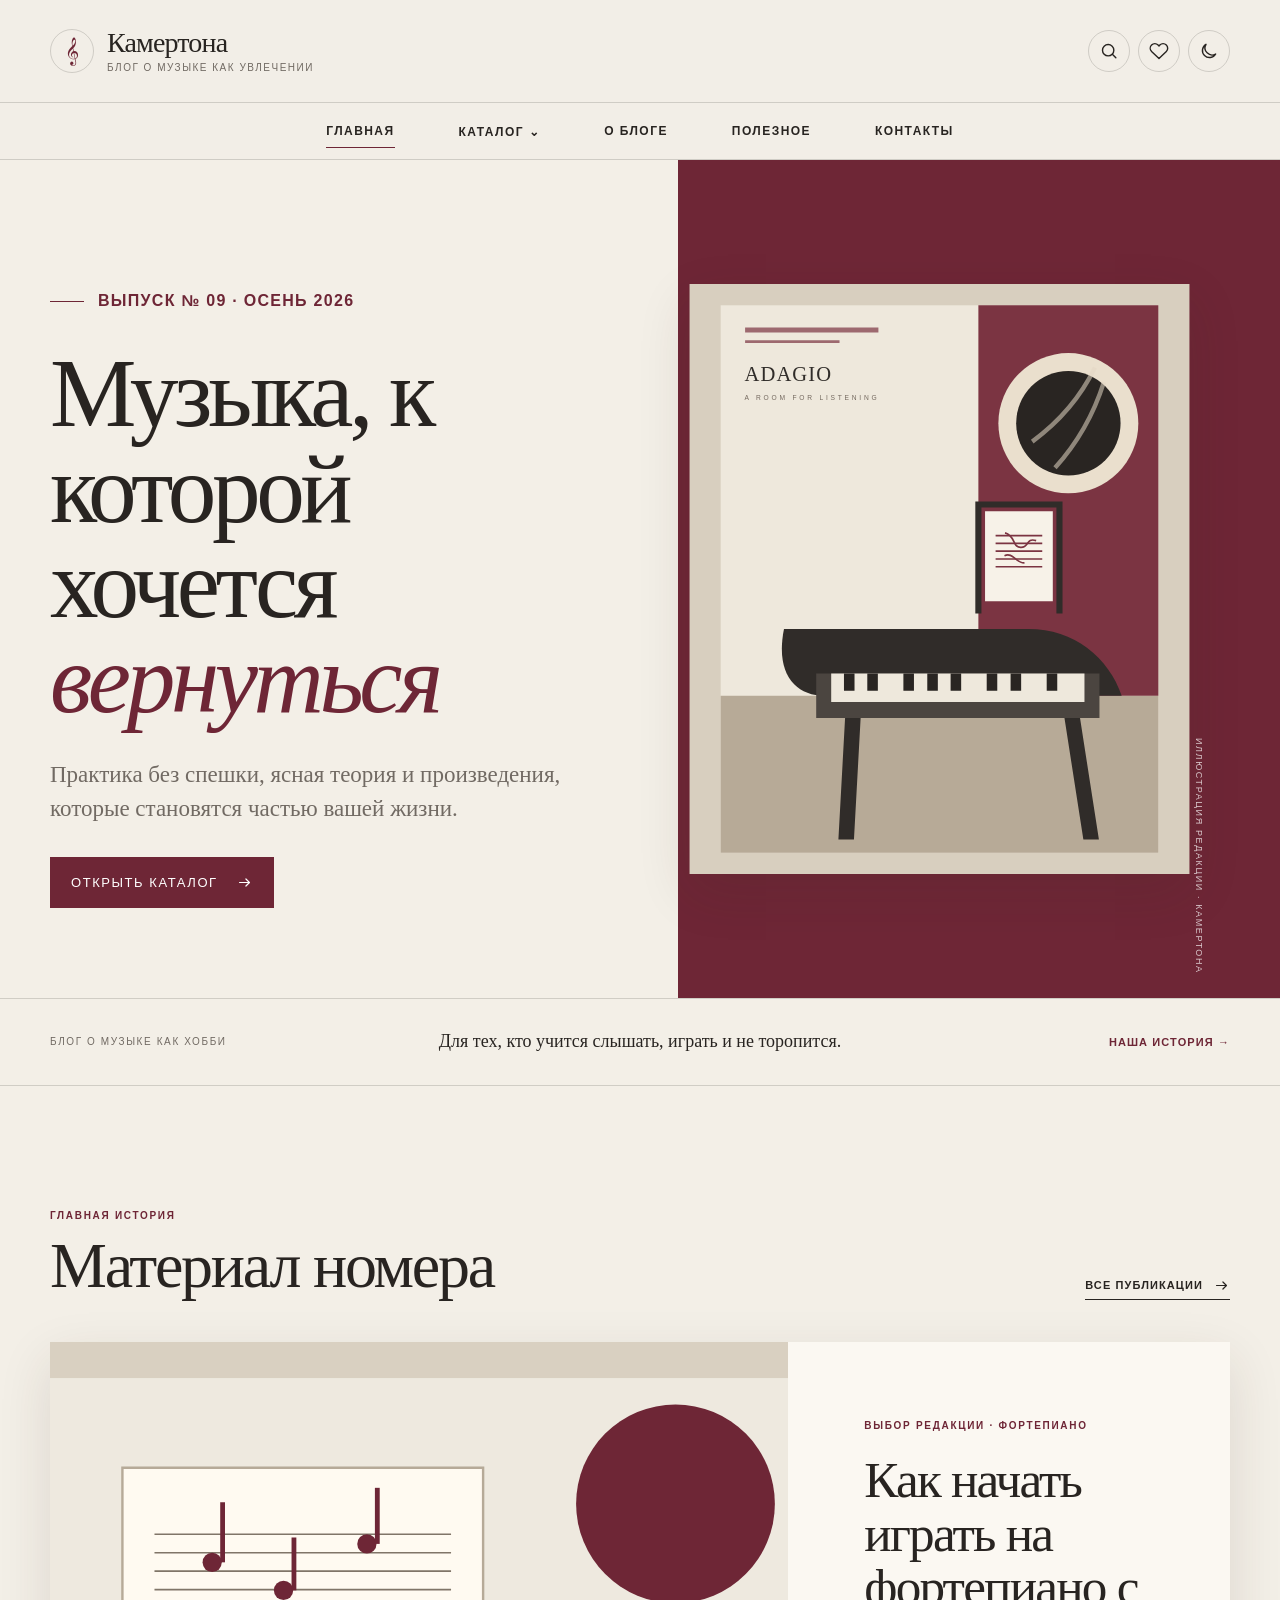
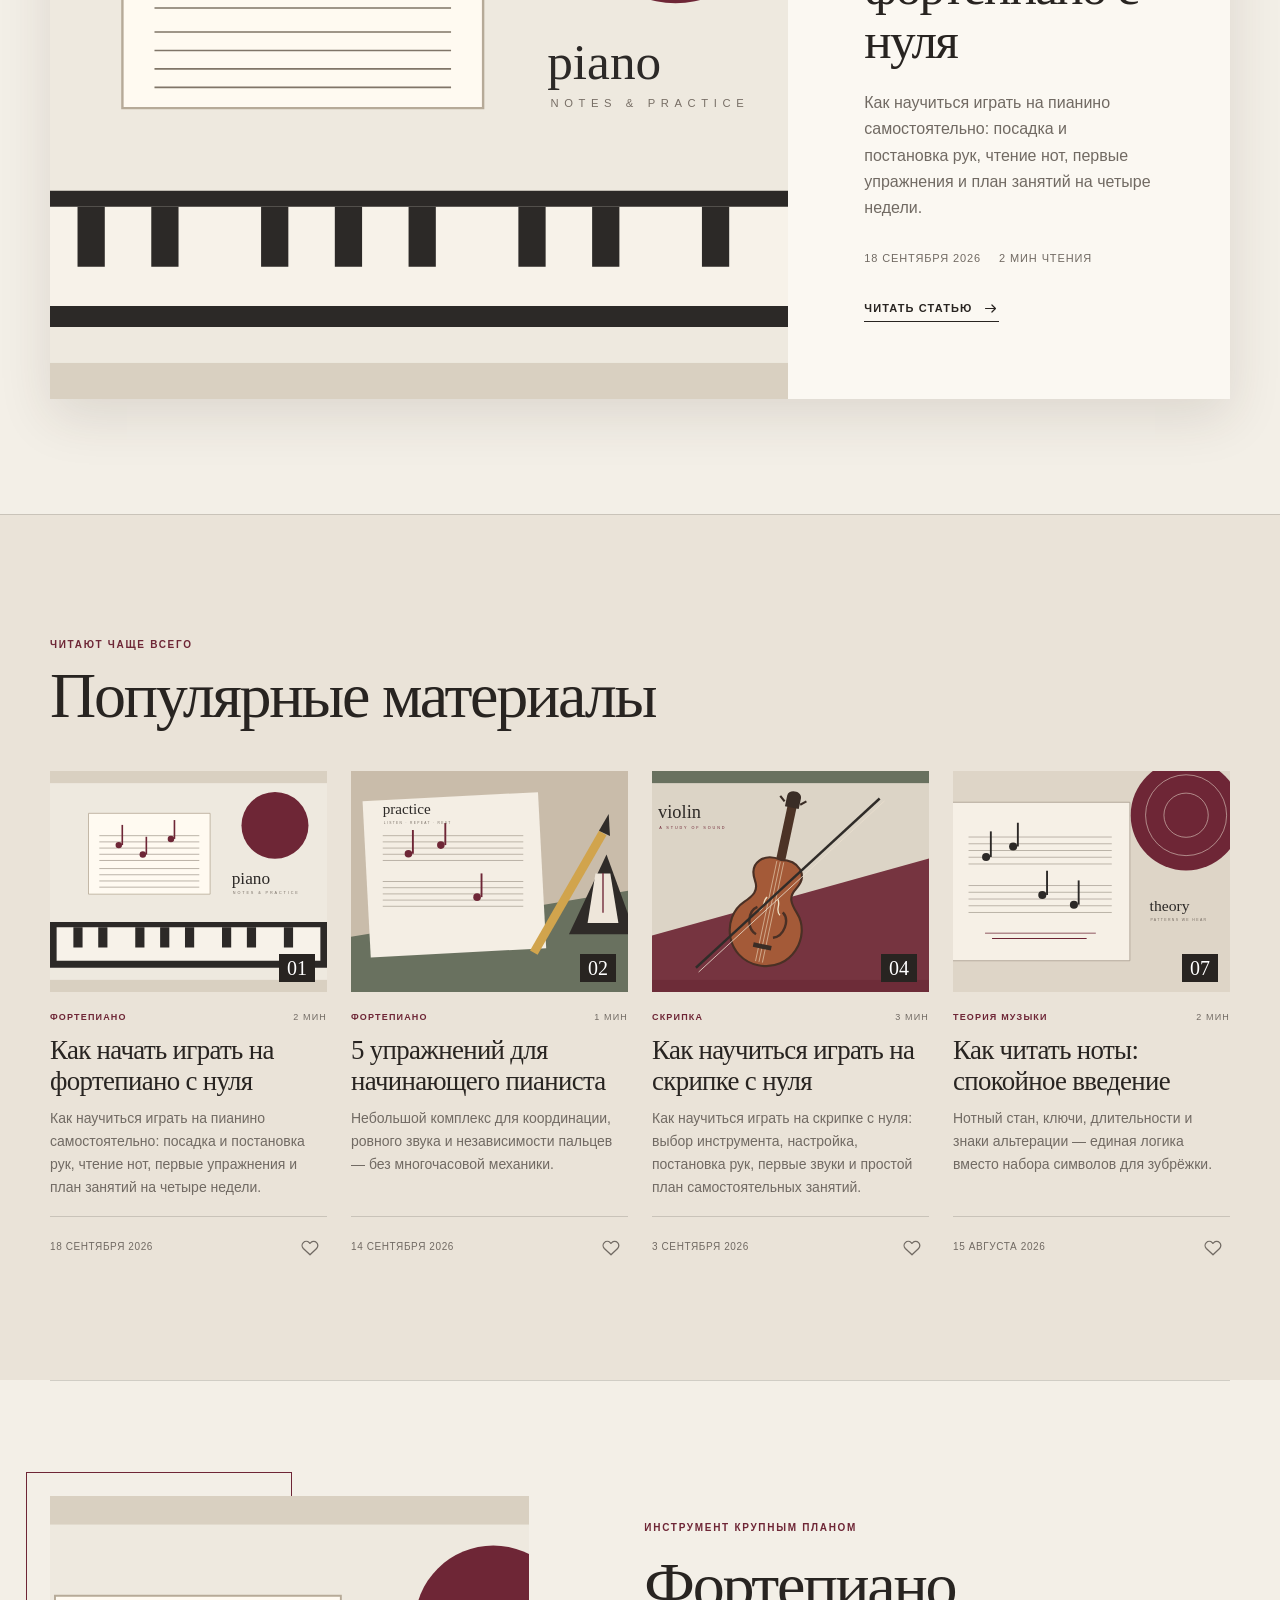
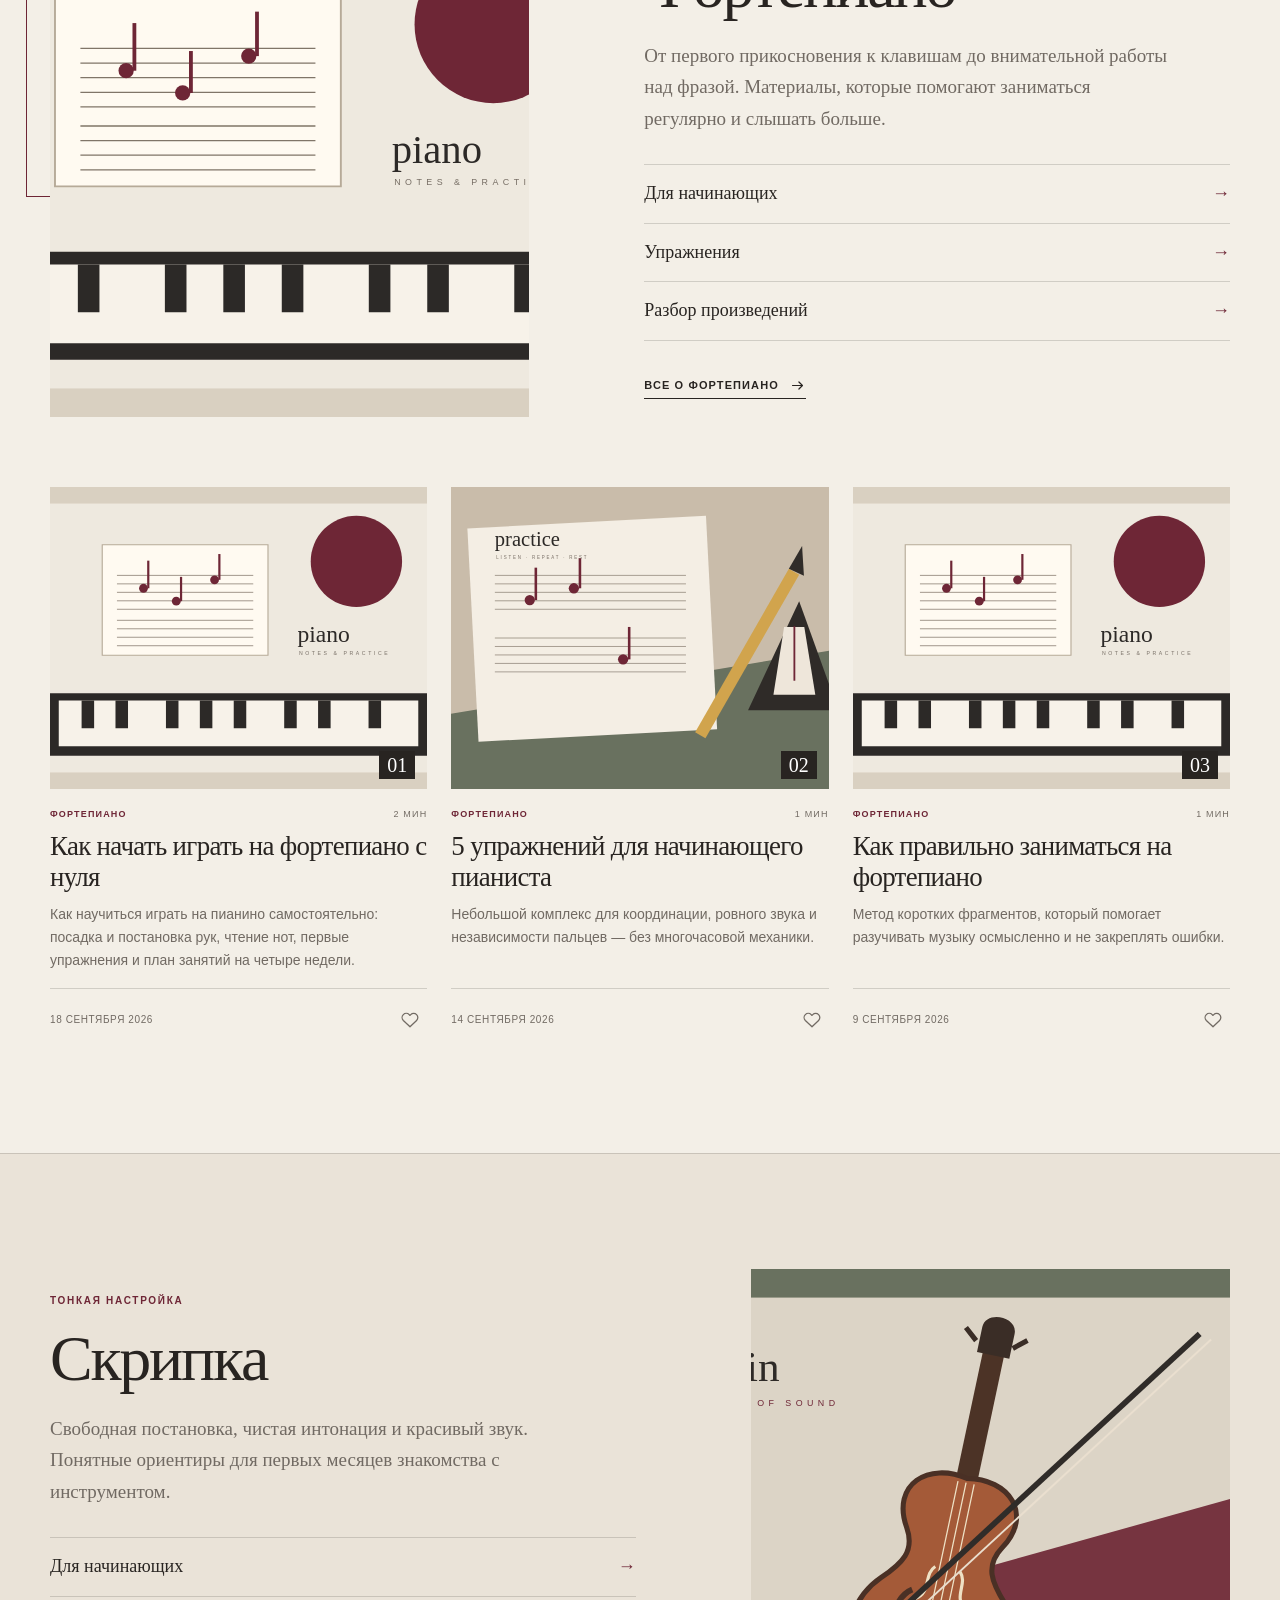
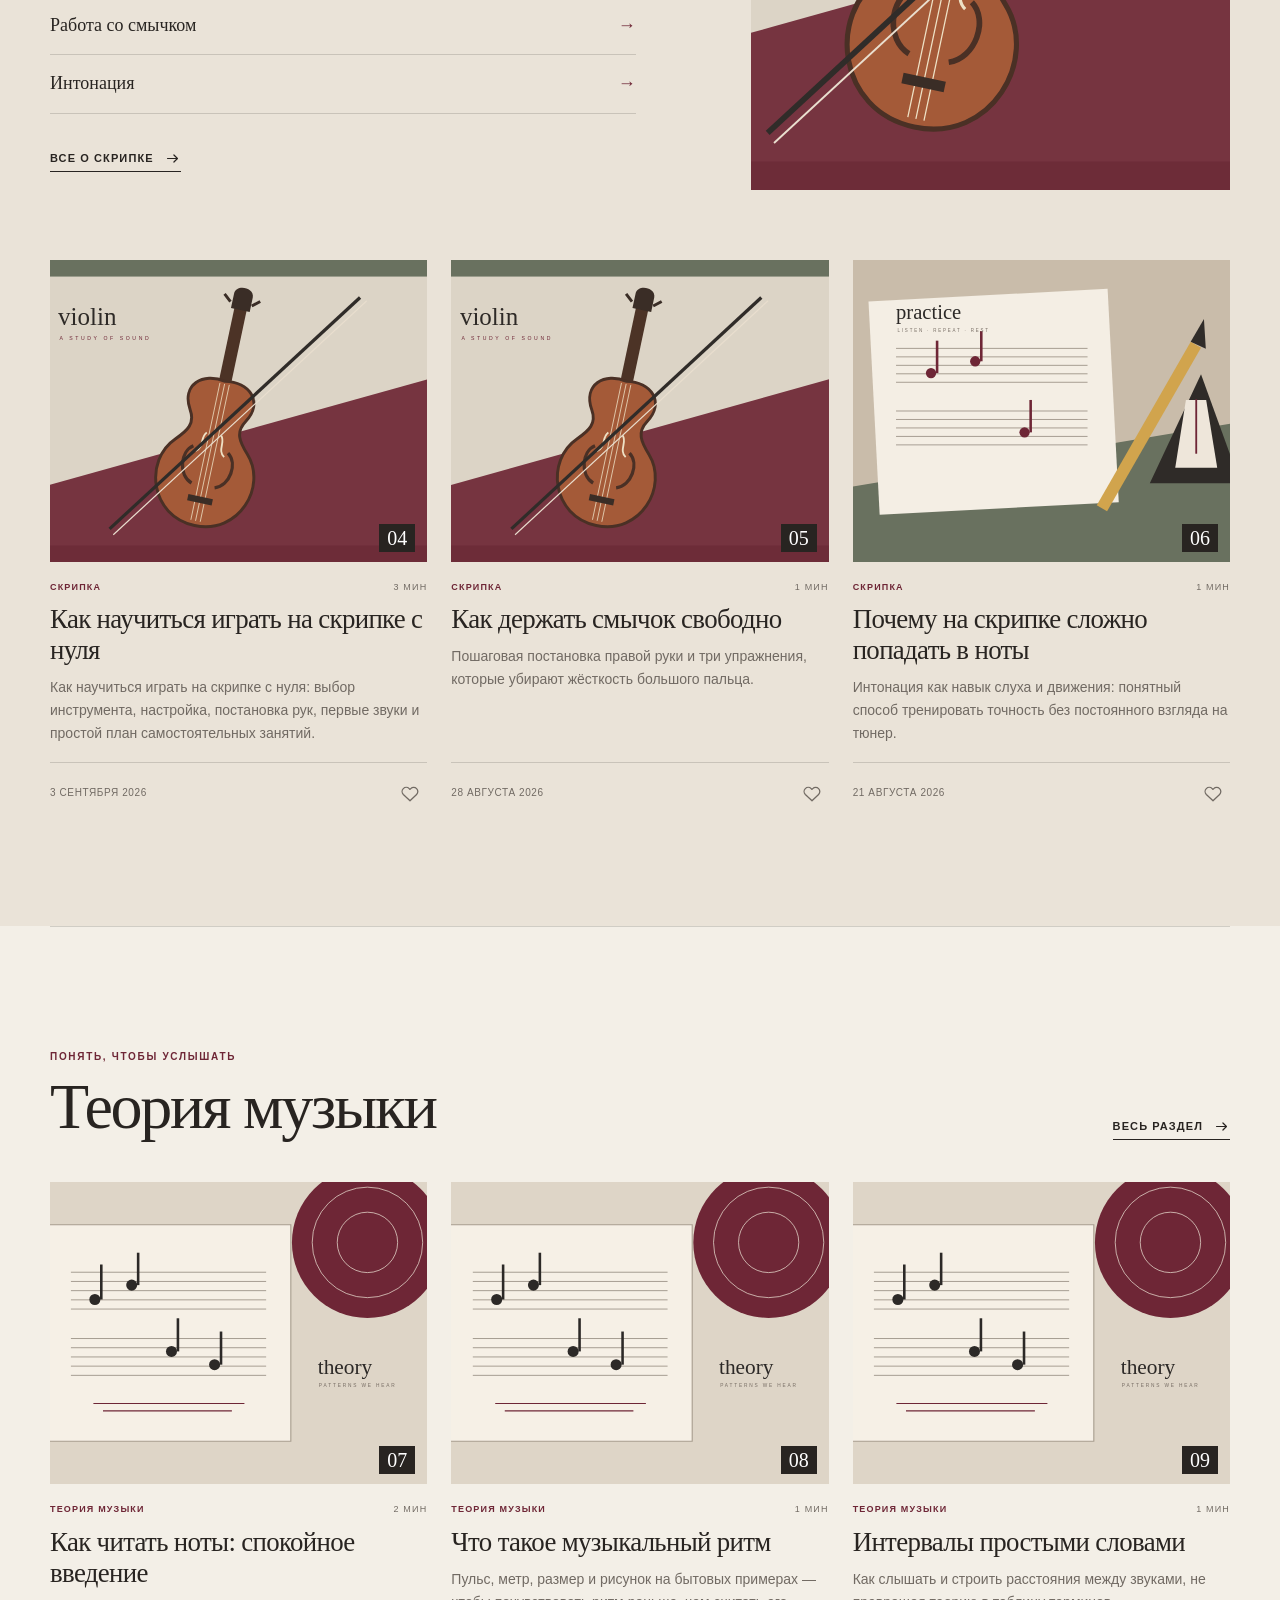
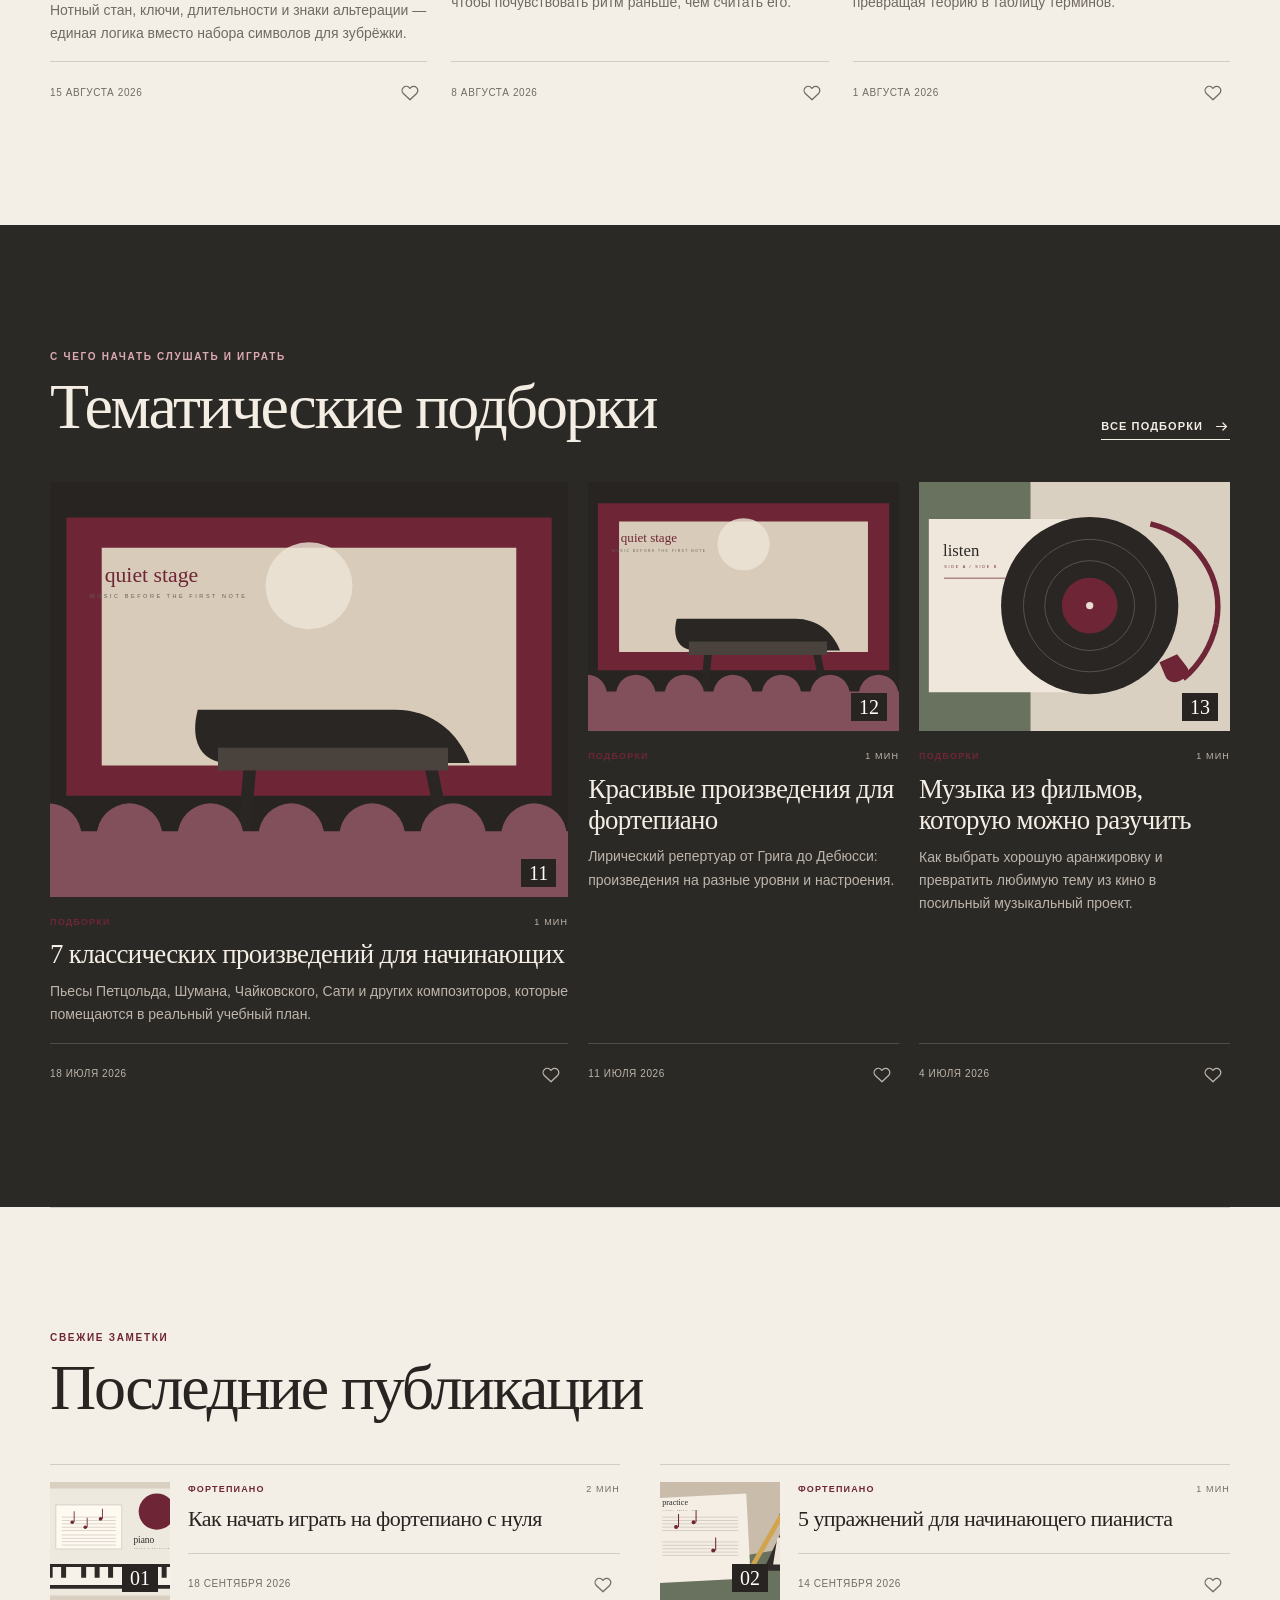
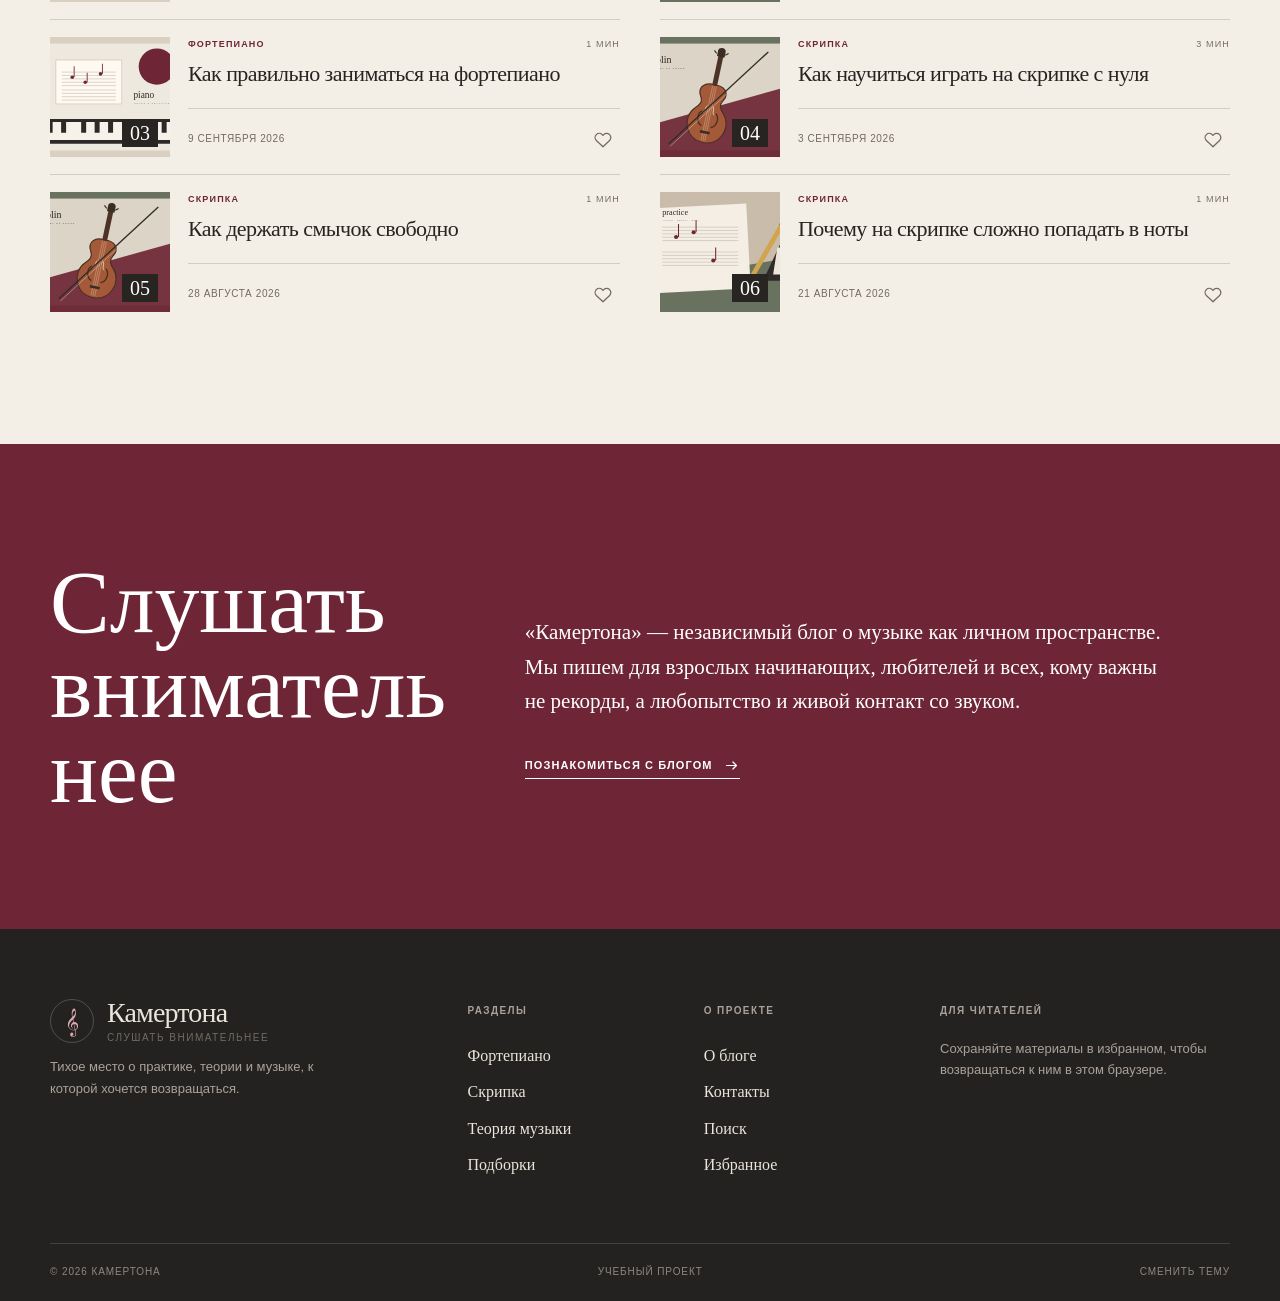
<file: index.html>
<!doctype html>
<html lang="ru">
  <head>
    <meta charset="UTF-8" />
    <meta name="viewport" content="width=device-width, initial-scale=1.0" />
    <title>Камертона — уютный блог о музыке, инструментах и практике</title>
    <meta
      name="description"
      content="Музыкальный блог для тех, кто учится играть на фортепиано и скрипке, изучает теорию и ищет произведения для разучивания."
    />
    <meta name="author" content="Ангелина" />
    <link rel="canonical" href="https://justangelha.github.io/" />
    <meta property="og:title" content="Камертона — уютный блог о музыке, инструментах и практике" />
    <meta property="og:description" content="Музыкальный блог для тех, кто учится играть на фортепиано и скрипке, изучает теорию и ищет произведения для разучивания." />
    <meta property="og:type" content="website" />
    <meta property="og:url" content="https://justangelha.github.io/" />
    <meta property="og:image" content="https://justangelha.github.io/images/hero.svg" />
    <meta property="og:locale" content="ru_RU" />
    <meta property="og:site_name" content="Камертона" />
    <link rel="icon" href="images/theory.svg" type="image/svg+xml" />
    <link rel="stylesheet" href="css/style.css?v=seo-qa" />
    <script type="application/ld+json">
      {
        "@context": "https://schema.org",
        "@type": "Blog",
        "name": "Камертона",
        "url": "https://justangelha.github.io/",
        "description": "Блог о музыке как увлечении",
        "inLanguage": "ru-RU",
        "author": { "@type": "Person", "name": "Ангелина" }
      }
    </script>
    <script src="js/data.js?v=seo-qa" defer></script>
    <script src="js/script.js?v=seo-qa" defer></script>
    <script src="js/metrika.js" defer></script>
  </head>
  <body data-page="home">
  <noscript><div><img src="https://mc.yandex.ru/watch/113590816" style="position:absolute; left:-9999px;" alt="" /></div></noscript>
    <div data-site-header></div>
    <main id="main">
      <section class="hero">
        <div class="container hero-inner">
          <div class="hero-copy">
            <div class="issue-label">Выпуск № 09 · Осень 2026</div>
            <h1>
              Музыка, к которой хочется
              <em>вернуться</em>
            </h1>
            <p>
              Практика без спешки, ясная теория и произведения, которые становятся частью вашей
              жизни.
            </p>
            <a class="primary-link" href="catalog.html">
              Открыть каталог
              <svg viewBox="0 0 24 24" aria-hidden="true">
                <path d="M5 12h14M14 7l5 5-5 5"></path>
              </svg>
            </a>
          </div>
          <div class="hero-visual">
            <img src="images/hero.svg" width="900" height="1100" fetchpriority="high" alt="Рояль в камерном интерьере с нотами" />
            <span class="hero-caption">Иллюстрация редакции · Камертона</span>
          </div>
        </div>
      </section>

      <div class="intro-strip">
        <div class="container">
          <span>Блог о музыке как хобби</span>
          <p>Для тех, кто учится слышать, играть и не торопится.</p>
          <a href="about.html">Наша история →</a>
        </div>
      </div>

      <section class="section container" aria-labelledby="featured-title">
        <div class="section-heading">
          <div>
            <span class="eyebrow">Главная история</span>
            <h2 id="featured-title">Материал номера</h2>
          </div>
          <a class="arrow-link" href="catalog.html">
            Все публикации
            <svg viewBox="0 0 24 24" aria-hidden="true">
              <path d="M5 12h14M14 7l5 5-5 5"></path>
            </svg>
          </a>
        </div>
        <div data-featured><a class="arrow-link" href="article.html?id=piano-from-zero">Как начать играть на фортепиано с нуля</a></div>
      </section>

      <section class="section section-tinted">
        <div class="container">
          <div class="section-heading">
            <div>
              <span class="eyebrow">Читают чаще всего</span>
              <h2>Популярные материалы</h2>
            </div>
          </div>
          <div class="card-grid four-columns" data-grid="popular"></div>
        </div>
      </section>

      <section class="section container">
        <div class="editorial-pair">
          <div class="editorial-image">
            <img src="images/piano.svg" width="1200" height="820" alt="Клавиши фортепиано и открытые ноты" loading="lazy" />
          </div>
          <div class="editorial-copy">
            <span class="eyebrow">Инструмент крупным планом</span>
            <h2>Фортепиано</h2>
            <p>
              От первого прикосновения к клавишам до внимательной работы над фразой. Материалы,
              которые помогают заниматься регулярно и слышать больше.
            </p>
            <div class="editorial-links">
              <a href="article.html?id=piano-from-zero">Для начинающих</a>
              <a href="article.html?id=five-piano-exercises">Упражнения</a>
              <a href="article.html?id=practice-piano-right">Разбор произведений</a>
            </div>
            <a class="arrow-link" href="catalog.html?category=Фортепиано">
              Все о фортепиано
              <svg viewBox="0 0 24 24" aria-hidden="true">
                <path d="M5 12h14M14 7l5 5-5 5"></path>
              </svg>
            </a>
          </div>
        </div>
        <div class="card-grid" data-grid="piano" style="margin-top: 70px"></div>
      </section>

      <section class="section section-tinted">
        <div class="container">
          <div class="editorial-pair reverse">
            <div class="editorial-image">
              <img
                src="images/violin.svg" width="1200" height="820"
                alt="Скрипка и смычок на спокойном фоне"
                loading="lazy"
              />
            </div>
            <div class="editorial-copy">
              <span class="eyebrow">Тонкая настройка</span>
              <h2>Скрипка</h2>
              <p>
                Свободная постановка, чистая интонация и красивый звук. Понятные ориентиры для
                первых месяцев знакомства с инструментом.
              </p>
              <div class="editorial-links">
                <a href="article.html?id=first-violin-steps">Для начинающих</a>
                <a href="article.html?id=how-to-hold-bow">Работа со смычком</a>
                <a href="article.html?id=violin-intonation">Интонация</a>
              </div>
              <a class="arrow-link" href="catalog.html?category=Скрипка">
                Все о скрипке
                <svg viewBox="0 0 24 24" aria-hidden="true">
                  <path d="M5 12h14M14 7l5 5-5 5"></path>
                </svg>
              </a>
            </div>
          </div>
          <div class="card-grid" data-grid="violin" style="margin-top: 70px"></div>
        </div>
      </section>

      <section class="section container">
        <div class="section-heading">
          <div>
            <span class="eyebrow">Понять, чтобы услышать</span>
            <h2>Теория музыки</h2>
          </div>
          <a class="arrow-link" href="catalog.html?category=Теория%20музыки">
            Весь раздел
            <svg viewBox="0 0 24 24" aria-hidden="true">
              <path d="M5 12h14M14 7l5 5-5 5"></path>
            </svg>
          </a>
        </div>
        <div class="card-grid" data-grid="theory"></div>
      </section>

      <section class="section section-dark">
        <div class="container">
          <div class="section-heading">
            <div>
              <span class="eyebrow">С чего начать слушать и играть</span>
              <h2>Тематические подборки</h2>
            </div>
            <a class="arrow-link" href="catalog.html?category=Подборки">
              Все подборки
              <svg viewBox="0 0 24 24" aria-hidden="true">
                <path d="M5 12h14M14 7l5 5-5 5"></path>
              </svg>
            </a>
          </div>
          <div class="collection-grid" data-grid="collections"></div>
        </div>
      </section>

      <section class="section container">
        <div class="section-heading">
          <div>
            <span class="eyebrow">Свежие заметки</span>
            <h2>Последние публикации</h2>
          </div>
        </div>
        <div class="latest-grid" data-grid="latest"></div>
      </section>

      <section class="about-band">
        <div class="container">
          <h2>
            Слушать
            <br />
            внимательнее
          </h2>
          <div>
            <p>
              «Камертона» — независимый блог о музыке как личном пространстве. Мы пишем для взрослых
              начинающих, любителей и всех, кому важны не рекорды, а любопытство и живой контакт со
              звуком.
            </p>
            <a class="arrow-link" href="about.html">
              Познакомиться с блогом
              <svg viewBox="0 0 24 24" aria-hidden="true">
                <path d="M5 12h14M14 7l5 5-5 5"></path>
              </svg>
            </a>
          </div>
        </div>
      </section>
    </main>
    <div data-site-footer></div>
    <noscript>
      <p style="padding: 2rem; text-align: center">
        Для поиска, фильтров и избранного включите JavaScript. Статьи и основная навигация доступны
        без него.
      </p>
    </noscript>
  </body>
</html>
</file>
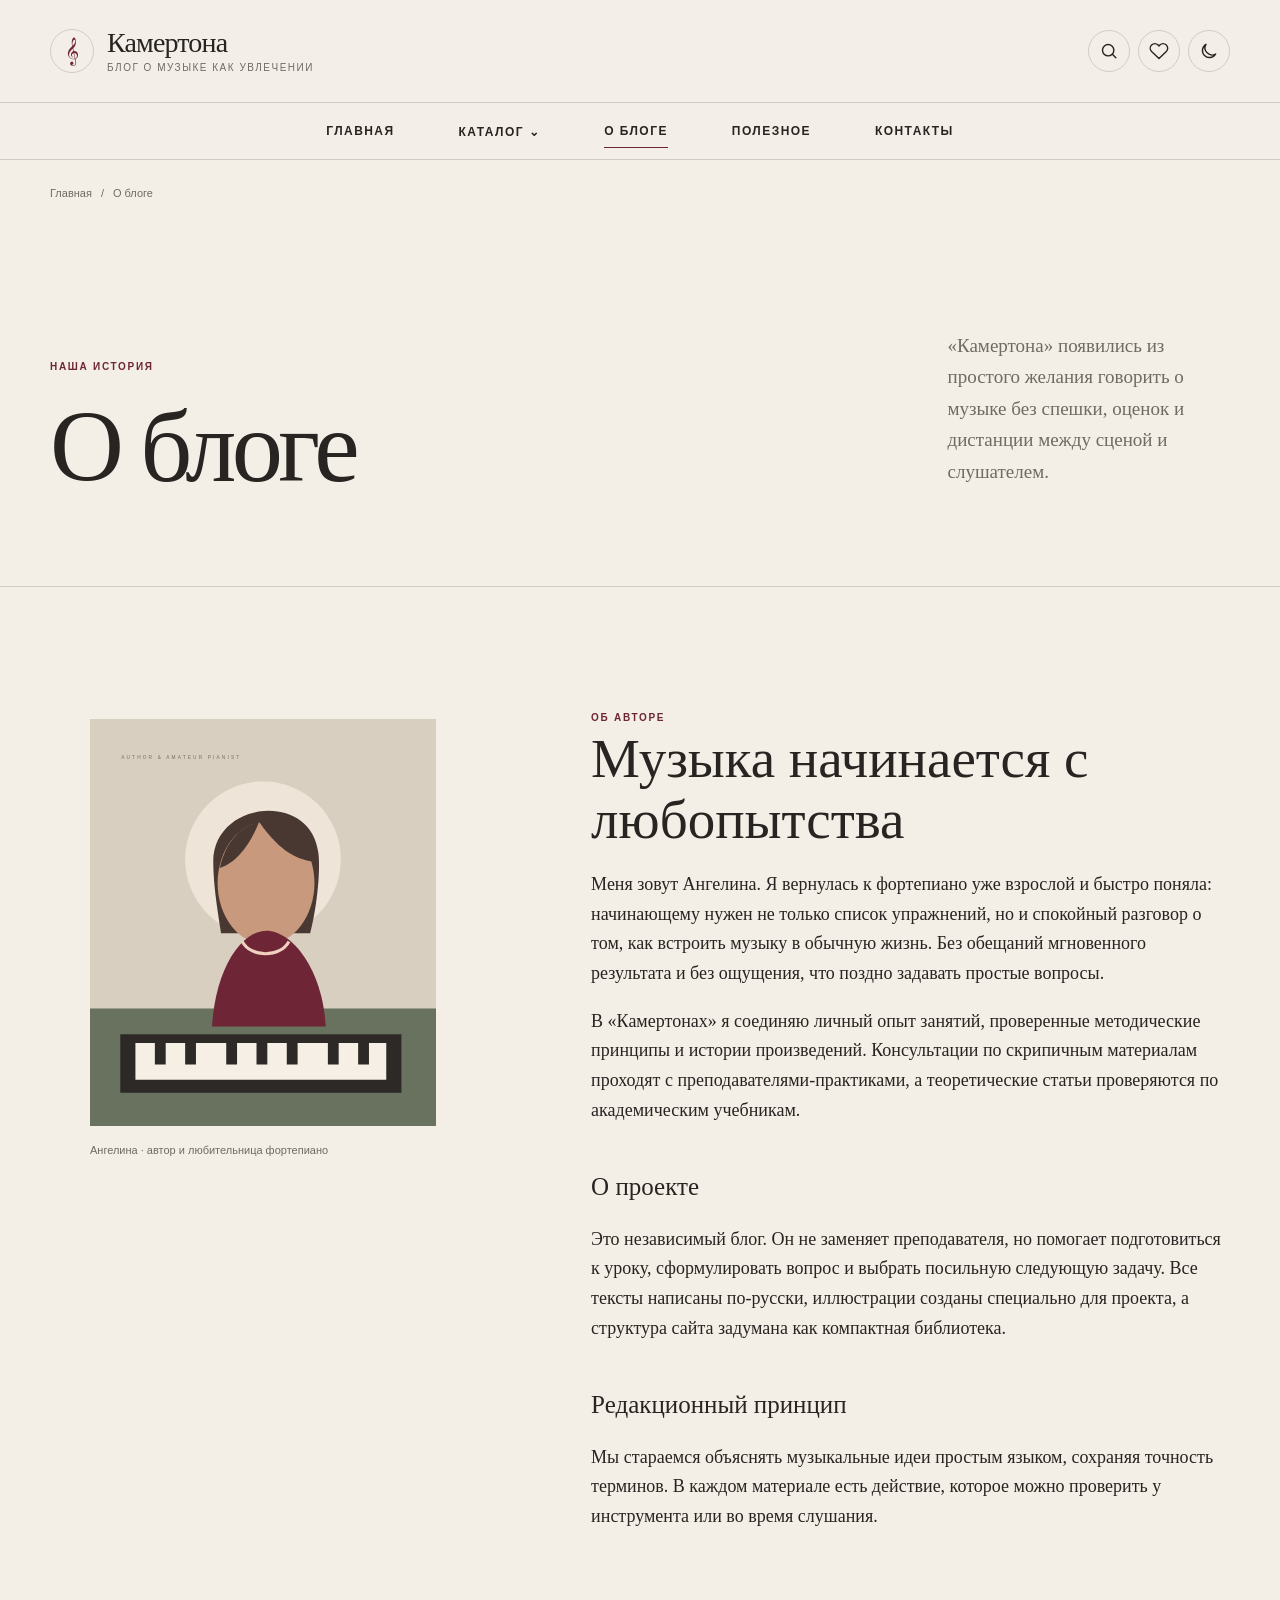
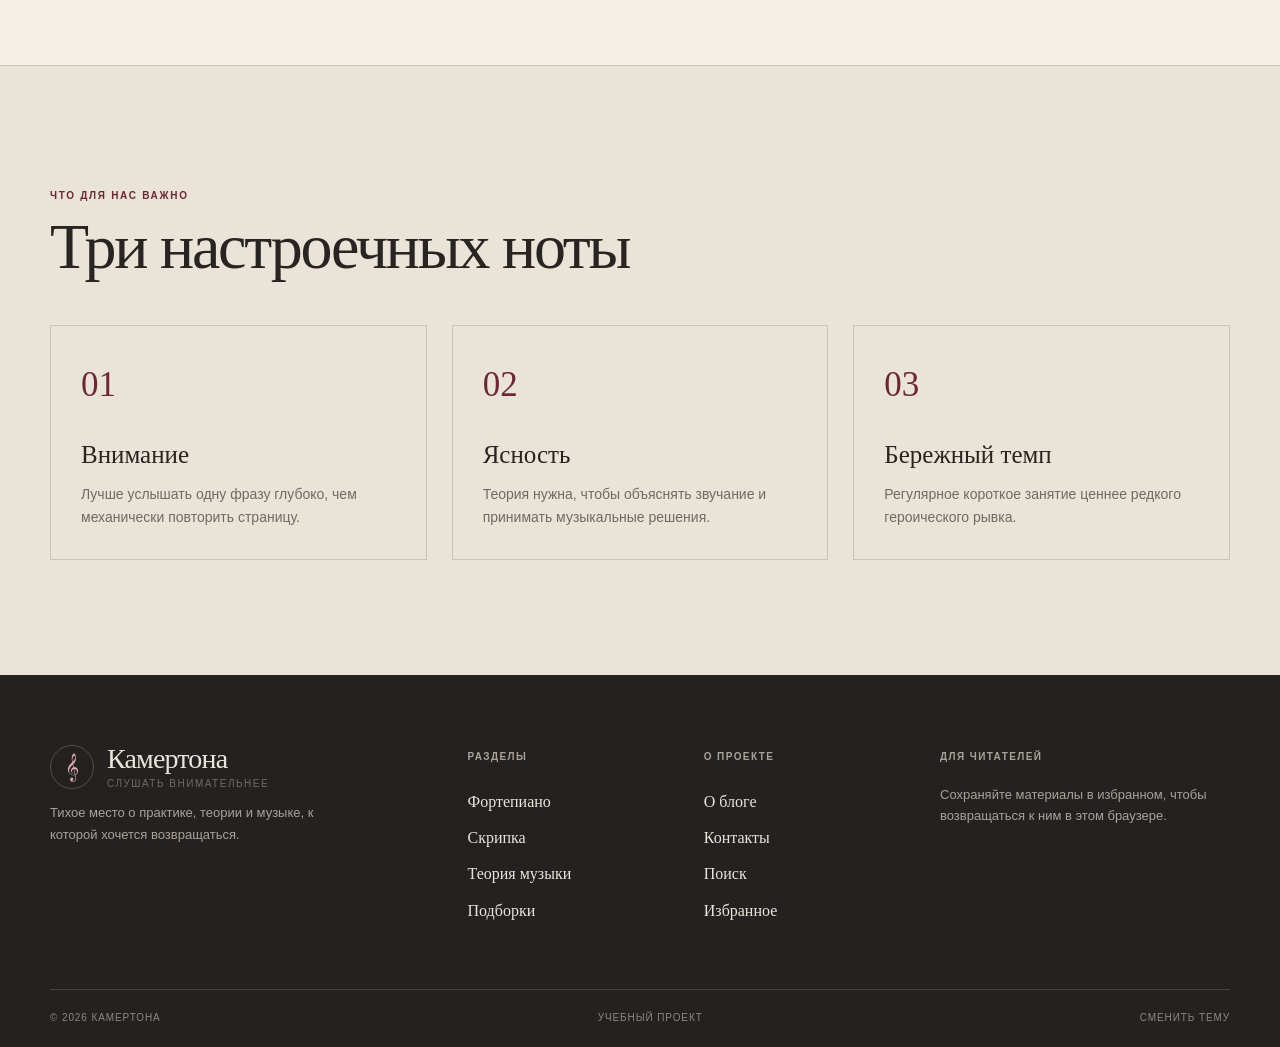
<file: about.html>
<!doctype html>
<html lang="ru">
  <head>
    <meta charset="UTF-8" />
    <meta name="viewport" content="width=device-width, initial-scale=1.0" />
    <title>О блоге и авторе — Камертона</title>
    <meta
      name="description"
      content="История музыкального блога Камертона и его автора Ангелины: спокойная практика, ясная теория и внимательное слушание."
    />
    <link rel="canonical" href="https://justangelha.github.io/about.html" />
    <meta property="og:title" content="О блоге и авторе — Камертона" />
    <meta property="og:description" content="История музыкального блога Камертона и его автора Ангелины: спокойная практика, ясная теория и внимательное слушание." />
    <meta property="og:type" content="website" />
    <meta property="og:url" content="https://justangelha.github.io/about.html" />
    <meta property="og:image" content="https://justangelha.github.io/images/author.svg" />
    <meta property="og:locale" content="ru_RU" />
    <meta property="og:site_name" content="Камертона" />
    <link rel="icon" href="images/theory.svg" type="image/svg+xml" />
    <link rel="stylesheet" href="css/style.css?v=seo-qa" />
    <script src="js/data.js?v=seo-qa" defer></script>
    <script src="js/script.js?v=seo-qa" defer></script>
    <script src="js/metrika.js" defer></script>
  </head>
  <body data-page="about">
  <noscript><div><img src="https://mc.yandex.ru/watch/113590816" style="position:absolute; left:-9999px;" alt="" /></div></noscript>
    <div data-site-header></div>
    <main id="main">
      <nav class="breadcrumbs container" aria-label="Хлебные крошки">
        <a href="./">Главная</a>
        <span>/</span>
        <span aria-current="page">О блоге</span>
      </nav>
      <header class="page-hero">
        <div class="container page-hero-inner">
          <div>
            <span class="eyebrow">Наша история</span>
            <h1>О блоге</h1>
          </div>
          <p>
            «Камертона» появились из простого желания говорить о музыке без спешки, оценок и
            дистанции между сценой и слушателем.
          </p>
        </div>
      </header>
      <section class="section container">
        <div class="prose-grid">
          <figure class="portrait-card">
            <img src="images/author.svg" width="800" height="1000" loading="lazy" alt="Иллюстрация автора блога за фортепиано" />
            <figcaption>Ангелина · автор и любительница фортепиано</figcaption>
          </figure>
          <div class="prose">
            <span class="eyebrow">Об авторе</span>
            <h2>Музыка начинается с любопытства</h2>
            <p>
              Меня зовут Ангелина. Я вернулась к фортепиано уже взрослой и быстро поняла:
              начинающему нужен не только список упражнений, но и спокойный разговор о том, как
              встроить музыку в обычную жизнь. Без обещаний мгновенного результата и без ощущения,
              что поздно задавать простые вопросы.
            </p>
            <p>
              В «Камертонах» я соединяю личный опыт занятий, проверенные методические принципы и
              истории произведений. Консультации по скрипичным материалам проходят с
              преподавателями-практиками, а теоретические статьи проверяются по академическим
              учебникам.
            </p>
            <h3>О проекте</h3>
            <p>
              Это независимый блог. Он не заменяет преподавателя, но помогает
              подготовиться к уроку, сформулировать вопрос и выбрать посильную следующую задачу. Все
              тексты написаны по-русски, иллюстрации созданы специально для проекта, а структура
              сайта задумана как компактная библиотека.
            </p>
            <h3>Редакционный принцип</h3>
            <p>
              Мы стараемся объяснять музыкальные идеи простым языком, сохраняя точность терминов. В
              каждом материале есть действие, которое можно проверить у инструмента или во время
              слушания.
            </p>
          </div>
        </div>
      </section>
      <section class="section section-tinted">
        <div class="container">
          <div class="section-heading">
            <div>
              <span class="eyebrow">Что для нас важно</span>
              <h2>Три настроечных ноты</h2>
            </div>
          </div>
          <div class="values-grid">
            <article class="value-card">
              <span>01</span>
              <h3>Внимание</h3>
              <p>Лучше услышать одну фразу глубоко, чем механически повторить страницу.</p>
            </article>
            <article class="value-card">
              <span>02</span>
              <h3>Ясность</h3>
              <p>Теория нужна, чтобы объяснять звучание и принимать музыкальные решения.</p>
            </article>
            <article class="value-card">
              <span>03</span>
              <h3>Бережный темп</h3>
              <p>Регулярное короткое занятие ценнее редкого героического рывка.</p>
            </article>
          </div>
        </div>
      </section>
    </main>
    <div data-site-footer></div>
  </body>
</html>
</file>
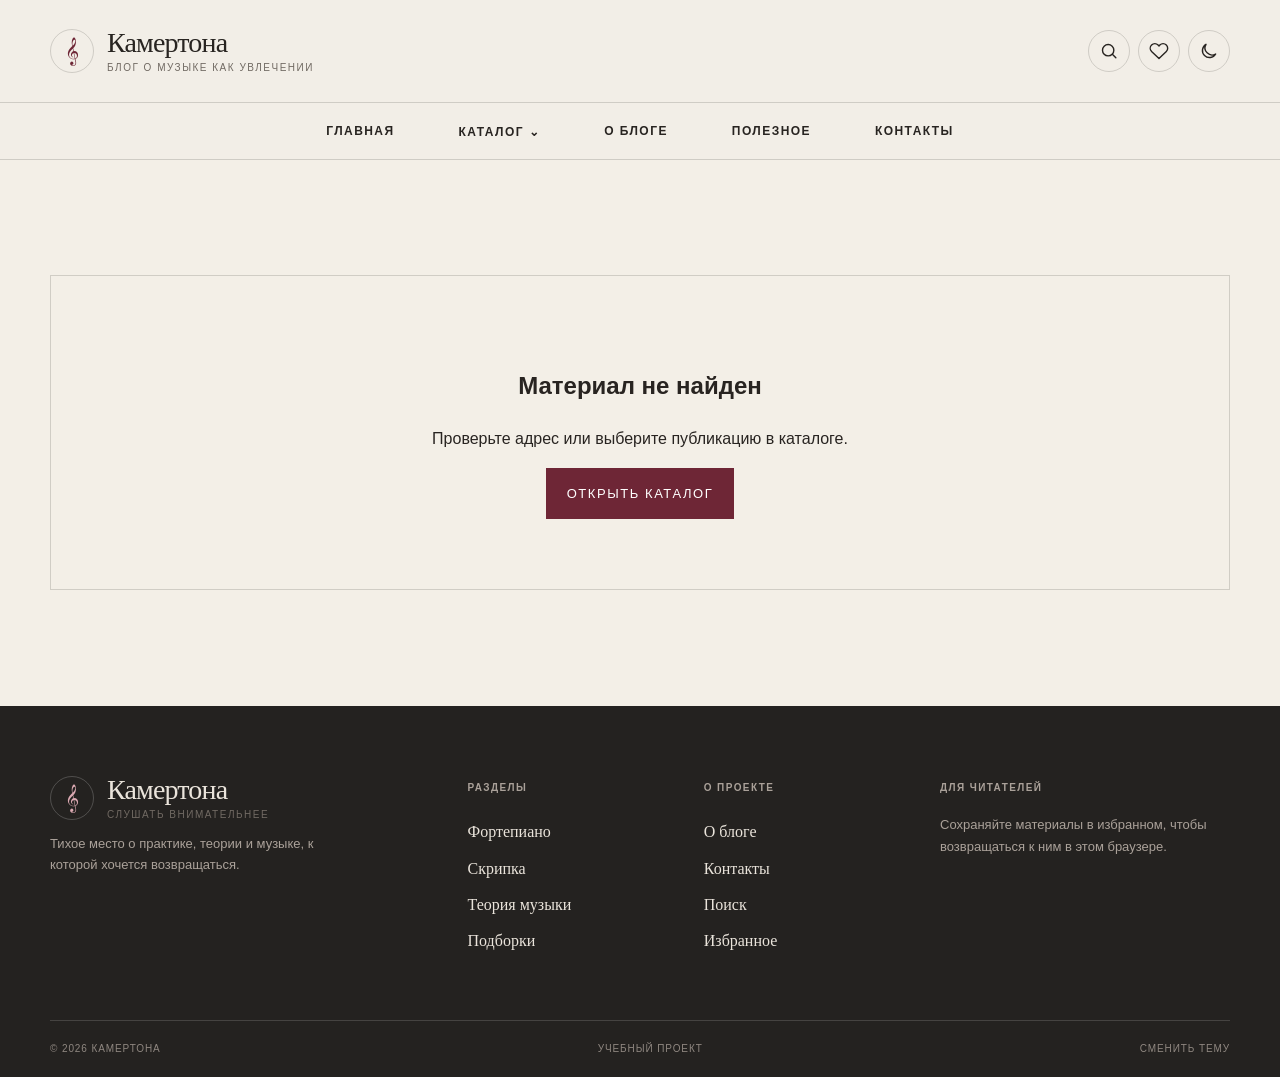
<file: article.html>
<!doctype html>
<html lang="ru">
  <head>
    <meta charset="UTF-8" />
    <meta name="viewport" content="width=device-width, initial-scale=1.0" />
    <title>Статья — Камертона</title>
    <meta
      name="description"
      content="Практический материал о музыке, занятиях и внимательном слушании в блоге Камертона."
    />
    <link rel="icon" href="images/theory.svg" type="image/svg+xml" />
    <link rel="stylesheet" href="css/style.css?v=seo-qa" />
    <script src="js/data.js?v=seo-qa" defer></script>
    <script src="js/script.js?v=seo-qa" defer></script>
    <script src="js/metrika.js" defer></script>
  </head>
  <body data-page="article">
  <noscript><div><img src="https://mc.yandex.ru/watch/113590816" style="position:absolute; left:-9999px;" alt="" /></div></noscript>
    <div data-site-header></div>
    <main id="main" data-article>
      <section class="section container">
        <div class="empty-state">
          <h1>Материалы «Камертоны»</h1>
          <p>Для чтения статьи нужен JavaScript. Список публикаций доступен в каталоге.</p>
          <a class="primary-link" href="catalog.html">Открыть каталог</a>
        </div>
      </section>
    </main>
    <div data-site-footer></div>
  </body>
</html>
</file>
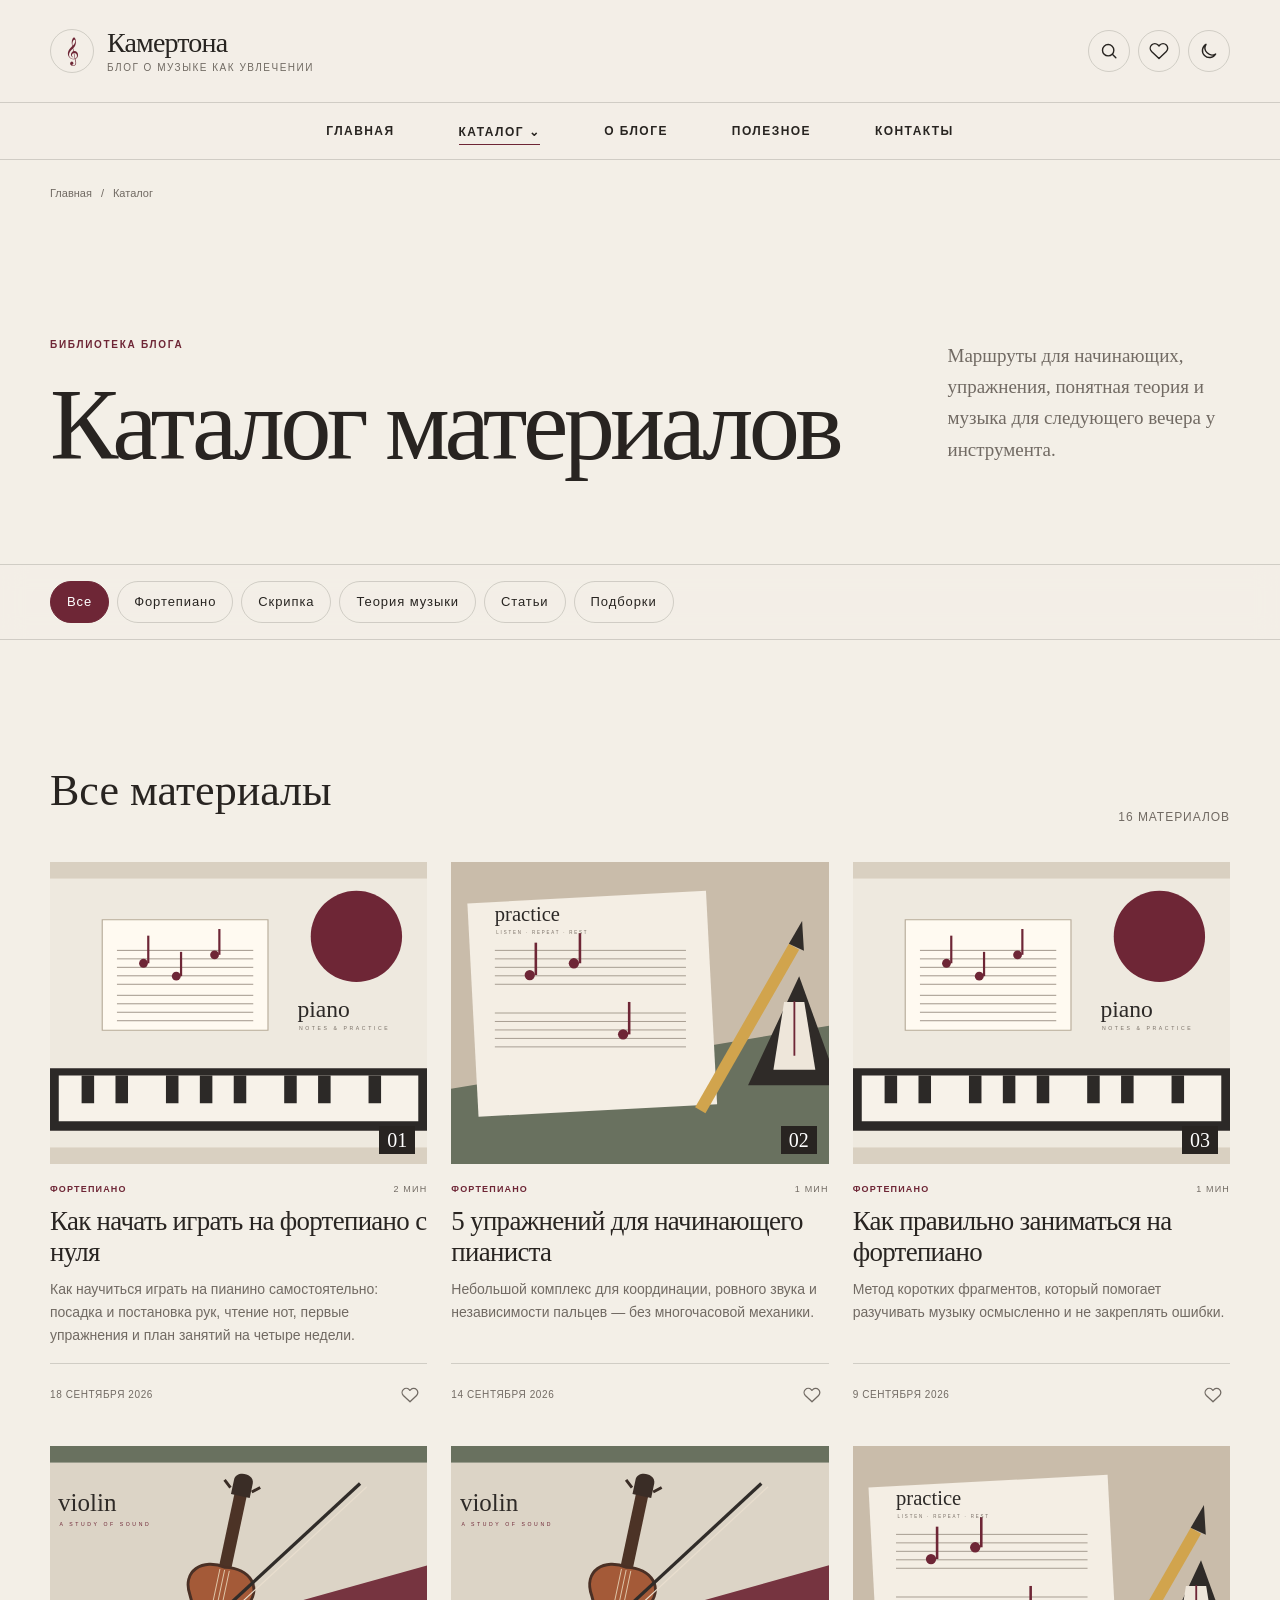
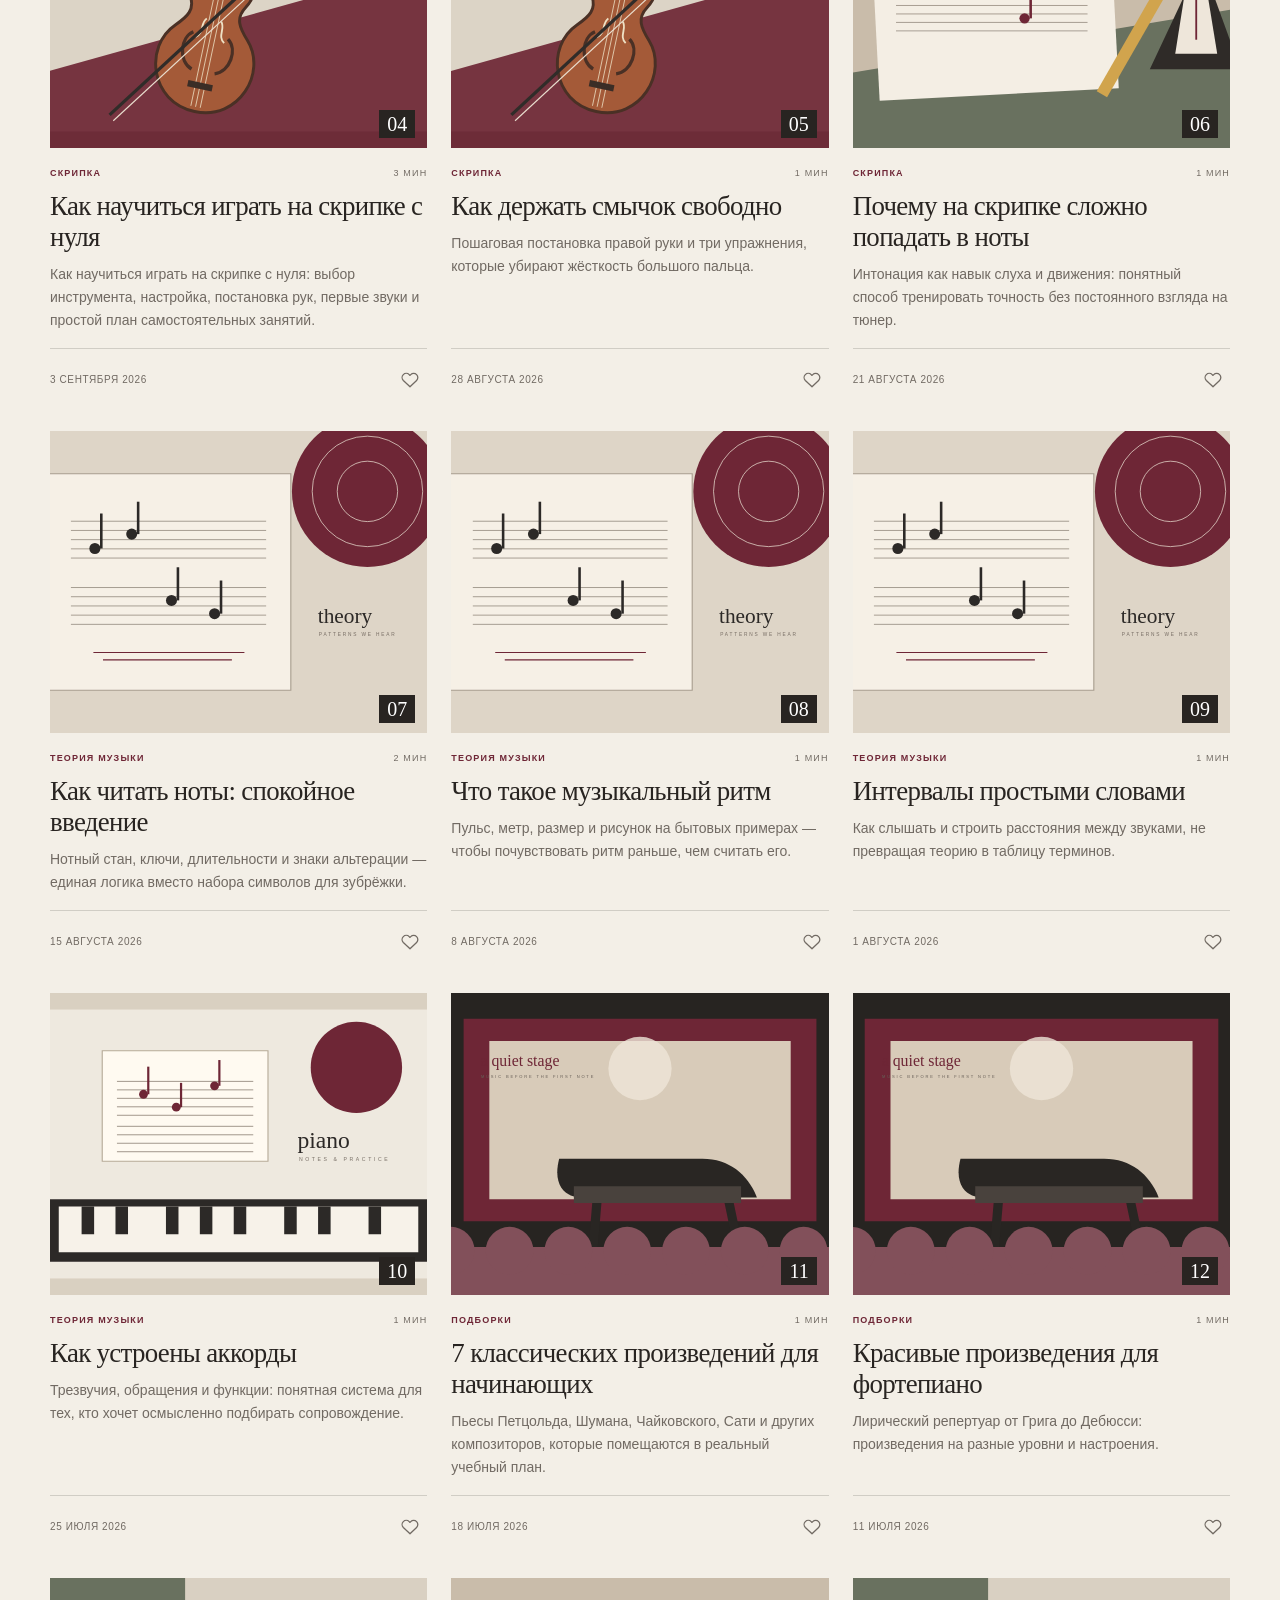
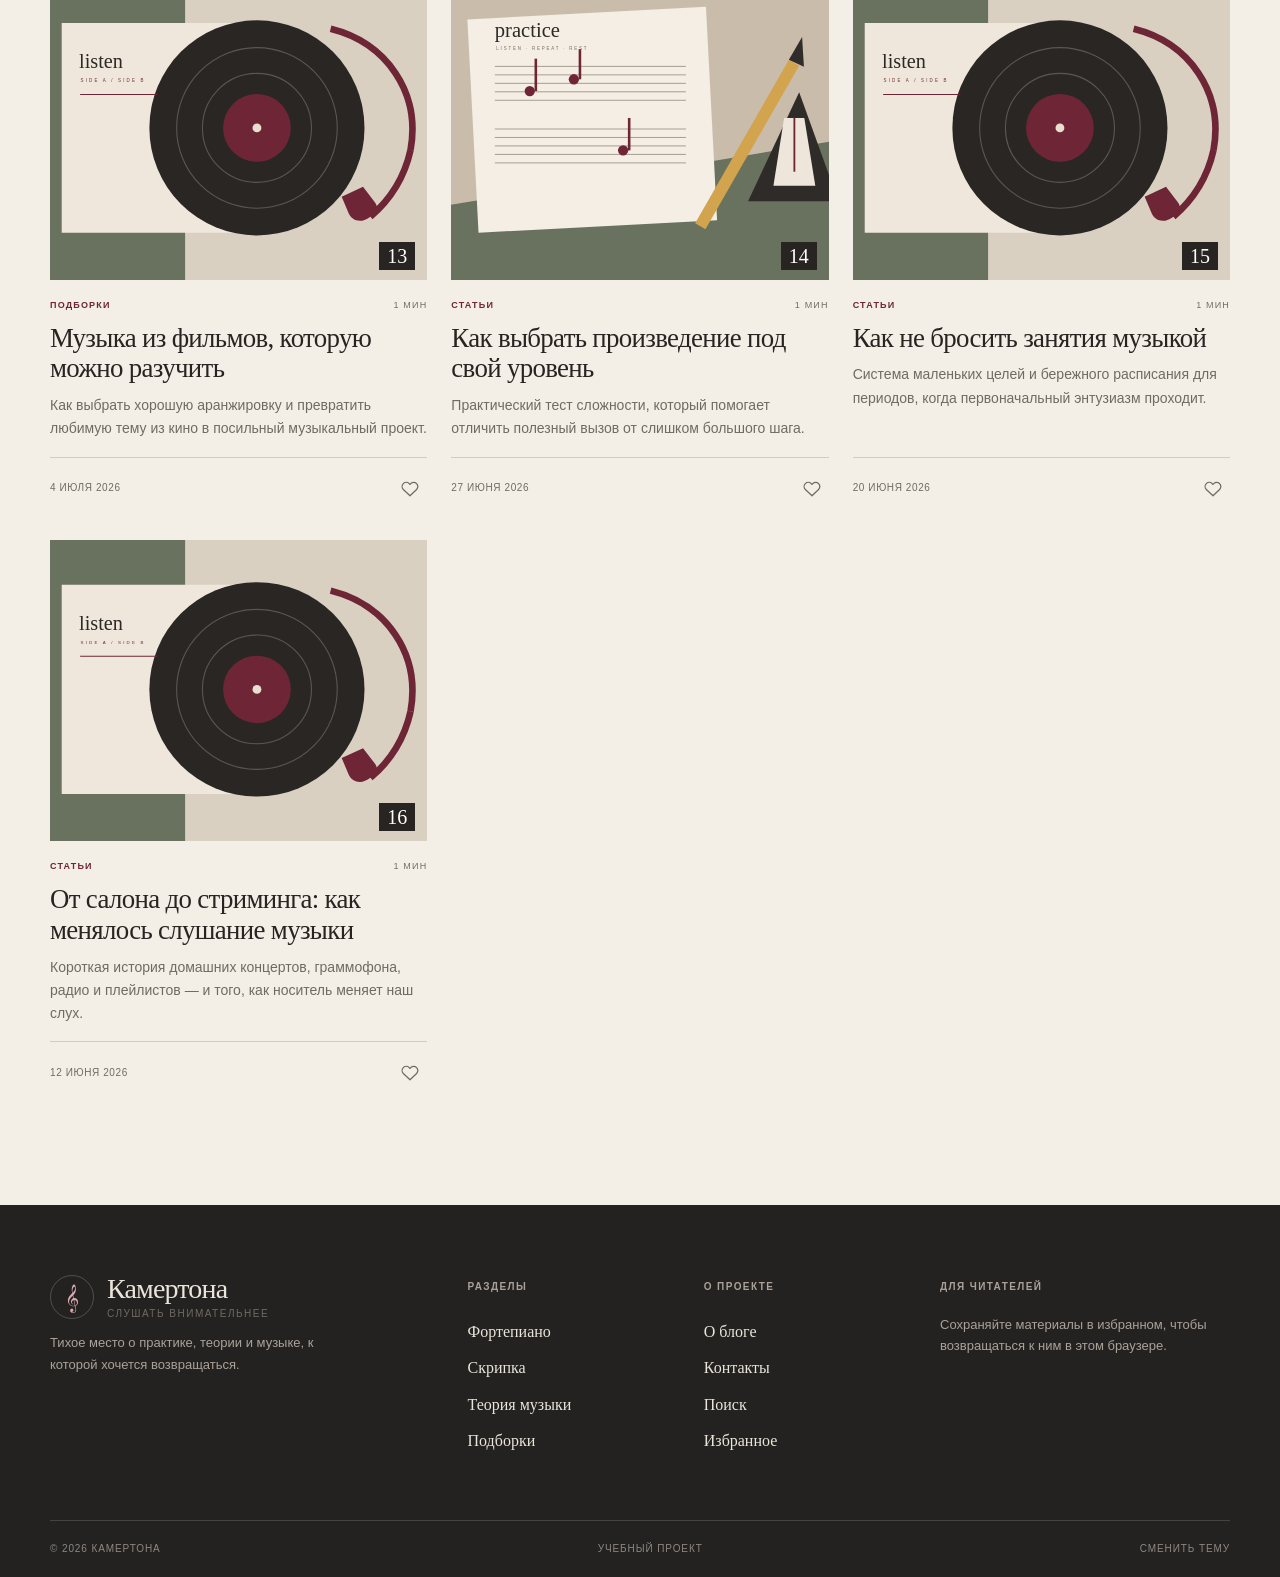
<file: catalog.html>
<!doctype html>
<html lang="ru">
  <head>
    <meta charset="UTF-8" />
    <meta name="viewport" content="width=device-width, initial-scale=1.0" />
    <title>Каталог публикаций — Камертона</title>
    <meta
      name="description"
      content="Все материалы блога Камертона: фортепиано, скрипка, теория музыки, статьи и тематические подборки."
    />
    <link rel="canonical" href="https://justangelha.github.io/catalog.html" />
    <meta property="og:title" content="Каталог публикаций — Камертона" />
    <meta property="og:description" content="Все материалы блога Камертона: фортепиано, скрипка, теория музыки, статьи и тематические подборки." />
    <meta property="og:type" content="website" />
    <meta property="og:url" content="https://justangelha.github.io/catalog.html" />
    <meta property="og:image" content="https://justangelha.github.io/images/theory.svg" />
    <meta property="og:locale" content="ru_RU" />
    <meta property="og:site_name" content="Камертона" />
    <link rel="icon" href="images/theory.svg" type="image/svg+xml" />
    <link rel="stylesheet" href="css/style.css?v=seo-qa" />
    <script src="js/data.js?v=seo-qa" defer></script>
    <script src="js/script.js?v=seo-qa" defer></script>
    <script src="js/metrika.js" defer></script>
  </head>
  <body data-page="catalog">
  <noscript><div><img src="https://mc.yandex.ru/watch/113590816" style="position:absolute; left:-9999px;" alt="" /></div></noscript>
    <div data-site-header></div>
    <main id="main">
      <nav class="breadcrumbs container" aria-label="Хлебные крошки">
        <a href="./">Главная</a>
        <span>/</span>
        <span aria-current="page">Каталог</span>
      </nav>
      <header class="page-hero">
        <div class="container page-hero-inner">
          <div>
            <span class="eyebrow">Библиотека блога</span>
            <h1>Каталог материалов</h1>
          </div>
          <p>
            Маршруты для начинающих, упражнения, понятная теория и музыка для следующего вечера у
            инструмента.
          </p>
        </div>
      </header>
      <div class="filter-bar">
        <div class="container filters" aria-label="Фильтр публикаций">
          <button class="filter-button" type="button" data-filter="Все" aria-pressed="true">
            Все
          </button>
          <button class="filter-button" type="button" data-filter="Фортепиано" aria-pressed="false">
            Фортепиано
          </button>
          <button class="filter-button" type="button" data-filter="Скрипка" aria-pressed="false">
            Скрипка
          </button>
          <button
            class="filter-button"
            type="button"
            data-filter="Теория музыки"
            aria-pressed="false"
          >
            Теория музыки
          </button>
          <button class="filter-button" type="button" data-filter="Статьи" aria-pressed="false">
            Статьи
          </button>
          <button class="filter-button" type="button" data-filter="Подборки" aria-pressed="false">
            Подборки
          </button>
        </div>
      </div>
      <section class="section container">
        <div class="catalog-head">
          <h2 data-catalog-heading>Все материалы</h2>
          <span class="catalog-count" data-catalog-count aria-live="polite"></span>
        </div>
        <div class="card-grid" data-catalog-grid>
          <ul class="catalog-links">
            <li><a href="article.html?id=piano-from-zero">Как начать играть на фортепиано с нуля</a></li>
            <li><a href="article.html?id=five-piano-exercises">5 упражнений для начинающего пианиста</a></li>
            <li><a href="article.html?id=practice-piano-right">Как правильно заниматься на фортепиано</a></li>
            <li><a href="article.html?id=first-violin-steps">Как научиться играть на скрипке с нуля</a></li>
            <li><a href="article.html?id=how-to-hold-bow">Как держать смычок свободно</a></li>
            <li><a href="article.html?id=violin-intonation">Почему на скрипке сложно попадать в ноты</a></li>
            <li><a href="article.html?id=read-sheet-music">Как читать ноты: спокойное введение</a></li>
            <li><a href="article.html?id=what-is-rhythm">Что такое музыкальный ритм</a></li>
            <li><a href="article.html?id=intervals-simple">Интервалы простыми словами</a></li>
            <li><a href="article.html?id=how-chords-work">Как устроены аккорды</a></li>
            <li><a href="article.html?id=seven-classics-beginners">7 классических произведений для начинающих</a></li>
            <li><a href="article.html?id=beautiful-piano-pieces">Красивые произведения для фортепиано</a></li>
            <li><a href="article.html?id=film-music-to-learn">Музыка из фильмов, которую можно разучить</a></li>
            <li><a href="article.html?id=choose-piece-level">Как выбрать произведение под свой уровень</a></li>
            <li><a href="article.html?id=dont-quit-music">Как не бросить занятия музыкой</a></li>
            <li><a href="article.html?id=salon-to-streaming">От салона до стриминга: как менялось слушание музыки</a></li>
          </ul>
        </div>
        <div class="empty-state" data-catalog-empty hidden>
          <h2>В этом разделе пока нет материалов</h2>
          <p>Сбросьте фильтр или откройте полный каталог.</p>
        </div>
      </section>
    </main>
    <div data-site-footer></div>
  </body>
</html>
</file>
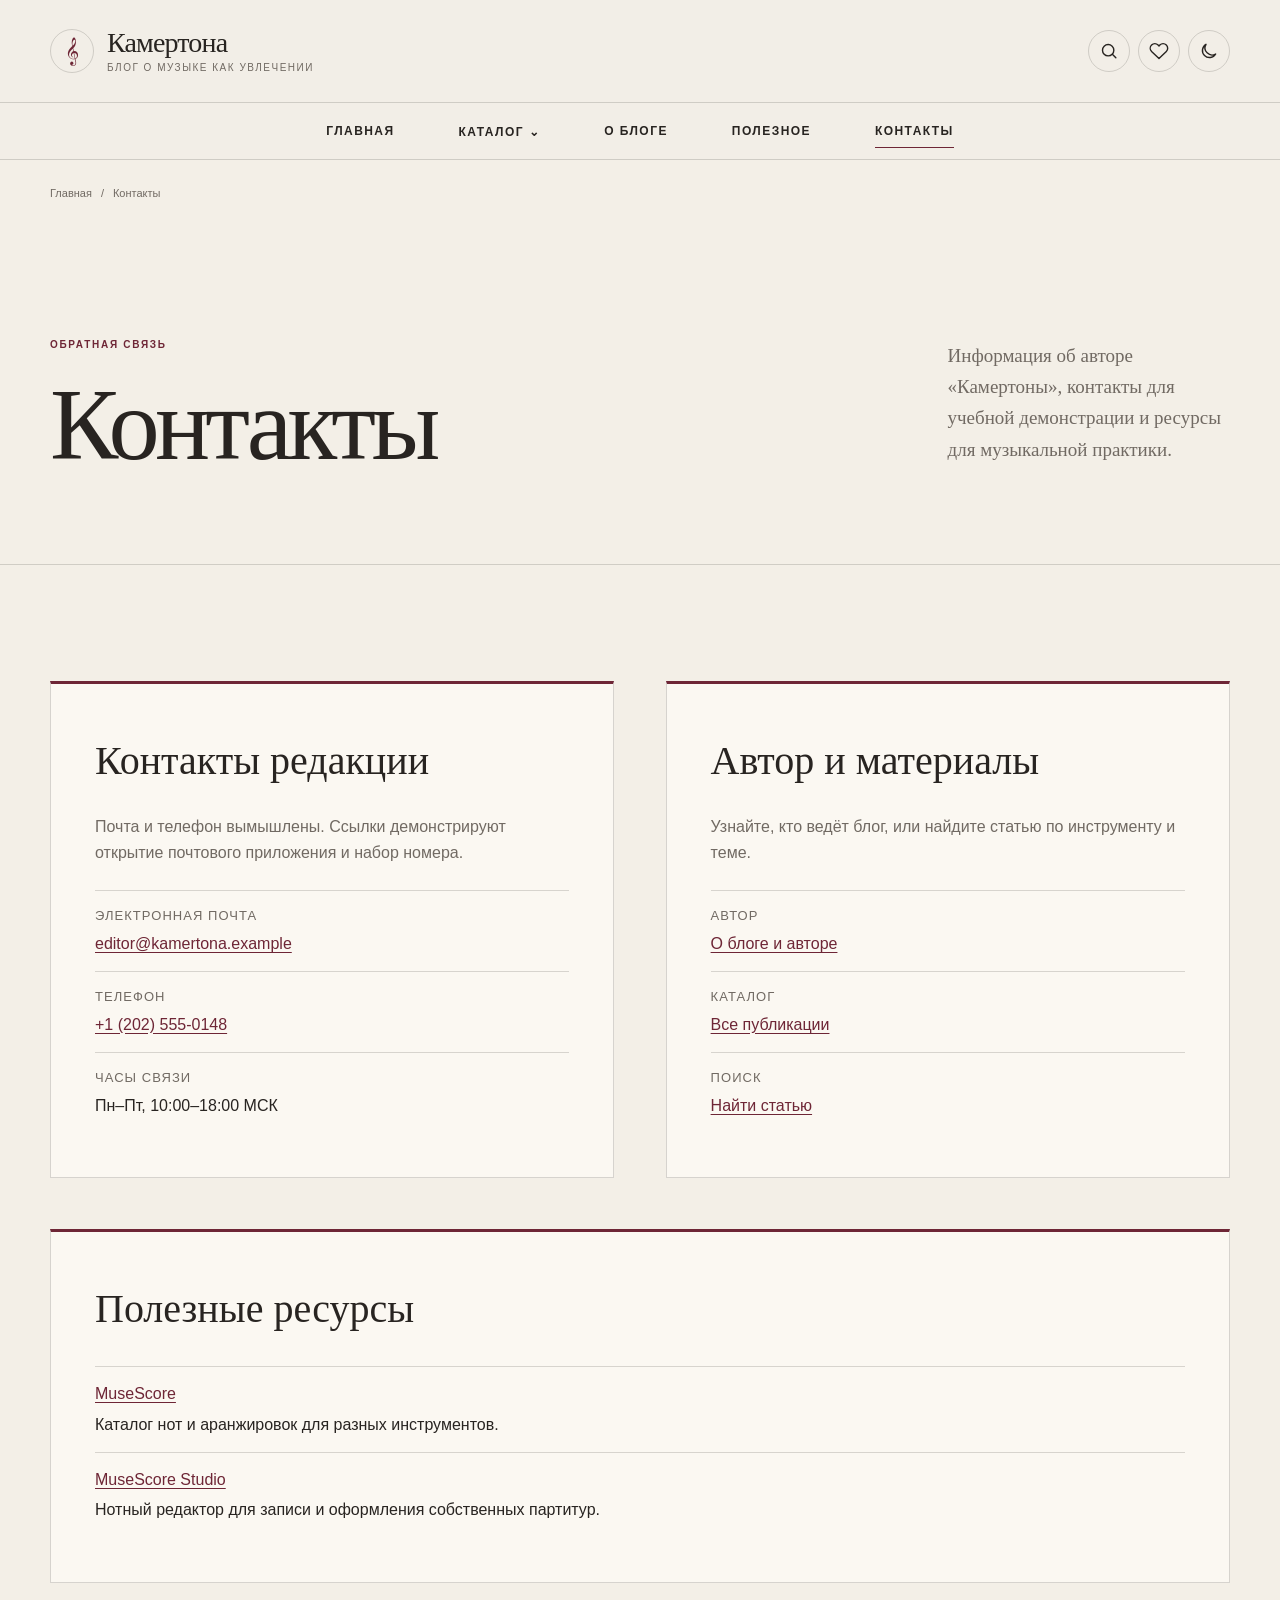
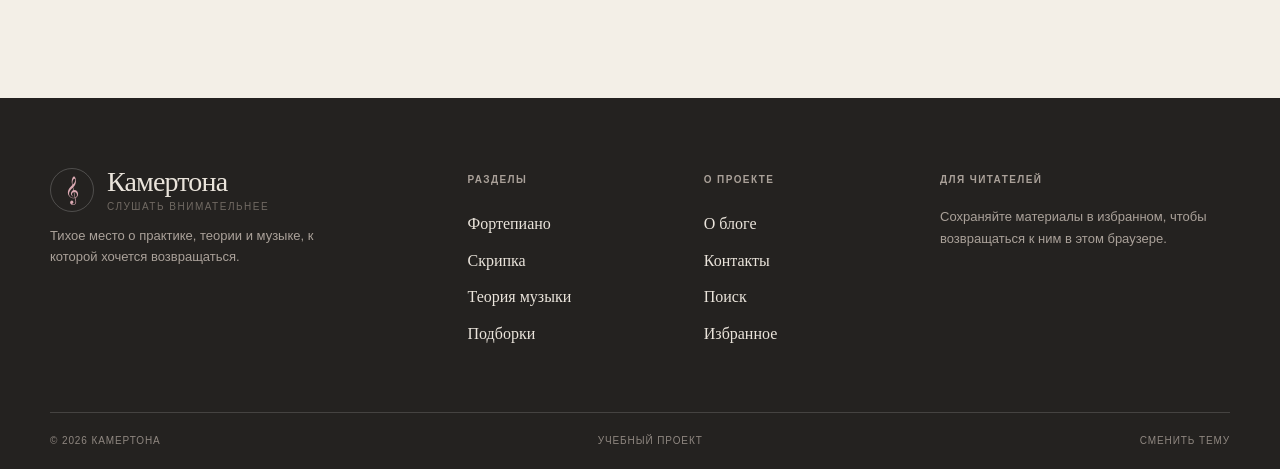
<file: contacts.html>
<!doctype html>
<html lang="ru">
  <head>
    <meta charset="UTF-8" />
    <meta name="viewport" content="width=device-width, initial-scale=1.0" />
    <title>Контакты — Камертона</title>
    <meta
      name="description"
      content="Информация об обратной связи музыкального блога Камертона."
    />
    <link rel="canonical" href="https://justangelha.github.io/contacts.html" />
    <meta property="og:title" content="Контакты — Камертона" />
    <meta property="og:description" content="Информация об обратной связи музыкального блога Камертона." />
    <meta property="og:type" content="website" />
    <meta property="og:url" content="https://justangelha.github.io/contacts.html" />
    <meta property="og:image" content="https://justangelha.github.io/images/theory.svg" />
    <meta property="og:locale" content="ru_RU" />
    <meta property="og:site_name" content="Камертона" />
    <link rel="icon" href="images/theory.svg" type="image/svg+xml" />
    <link rel="stylesheet" href="css/style.css?v=seo-qa" />
    <script src="js/data.js?v=seo-qa" defer></script>
    <script src="js/script.js?v=seo-qa" defer></script>
    <script src="js/metrika.js" defer></script>
  </head>
  <body data-page="contacts">
  <noscript><div><img src="https://mc.yandex.ru/watch/113590816" style="position:absolute; left:-9999px;" alt="" /></div></noscript>
    <div data-site-header></div>
    <main id="main">
      <nav class="breadcrumbs container" aria-label="Хлебные крошки">
        <a href="index.html">Главная</a>
        <span>/</span>
        <span aria-current="page">Контакты</span>
      </nav>
      <header class="page-hero">
        <div class="container page-hero-inner">
          <div>
            <span class="eyebrow">Обратная связь</span>
            <h1>Контакты</h1>
          </div>
          <p>Информация об авторе «Камертоны», контакты для учебной демонстрации и ресурсы для музыкальной практики.</p>
        </div>
      </header>
      <div class="section container">
        <div class="contact-grid contact-cards">
          <section class="contact-details" aria-labelledby="editorial-contacts">
            <h2 id="editorial-contacts">Контакты редакции</h2>
            <p id="contact-demo-note">Почта и телефон вымышлены. Ссылки демонстрируют открытие почтового приложения и набор номера.</p>
            <address class="contact-address" aria-describedby="contact-demo-note">
              <ul class="contact-list">
                <li>
                  <span>Электронная почта</span>
                  <a href="mailto:editor@kamertona.example">editor@kamertona.example</a>
                </li>
                <li>
                  <span>Телефон</span>
                  <a href="tel:+12025550148">+1 (202) 555-0148</a>
                </li>
                <li>
                  <span>Часы связи</span>
                  <div>Пн–Пт, 10:00–18:00 МСК</div>
                </li>
              </ul>
            </address>
          </section>
          <section class="contact-details" aria-labelledby="blog-links">
            <h2 id="blog-links">Автор и материалы</h2>
            <p>Узнайте, кто ведёт блог, или найдите статью по инструменту и теме.</p>
            <ul class="contact-list">
              <li>
                <span>Автор</span>
                <a class="contact-author-link" href="about.html">О блоге и авторе</a>
              </li>
              <li>
                <span>Каталог</span>
                <a href="catalog.html">Все публикации</a>
              </li>
              <li>
                <span>Поиск</span>
                <a href="search.html">Найти статью</a>
              </li>
            </ul>
          </section>
        </div>
        <section class="contact-details contact-resources" aria-labelledby="reader-resources">
          <h2 id="reader-resources">Полезные ресурсы</h2>
          <ul class="contact-list">
            <li>
              <a href="https://musescore.com/">MuseScore</a>
              <div>Каталог нот и аранжировок для разных инструментов.</div>
            </li>
            <li>
              <a href="https://musescore.org/">MuseScore Studio</a>
              <div>Нотный редактор для записи и оформления собственных партитур.</div>
            </li>
          </ul>
        </section>
      </div>
    </main>
    <div data-site-footer></div>
  </body>
</html>
</file>
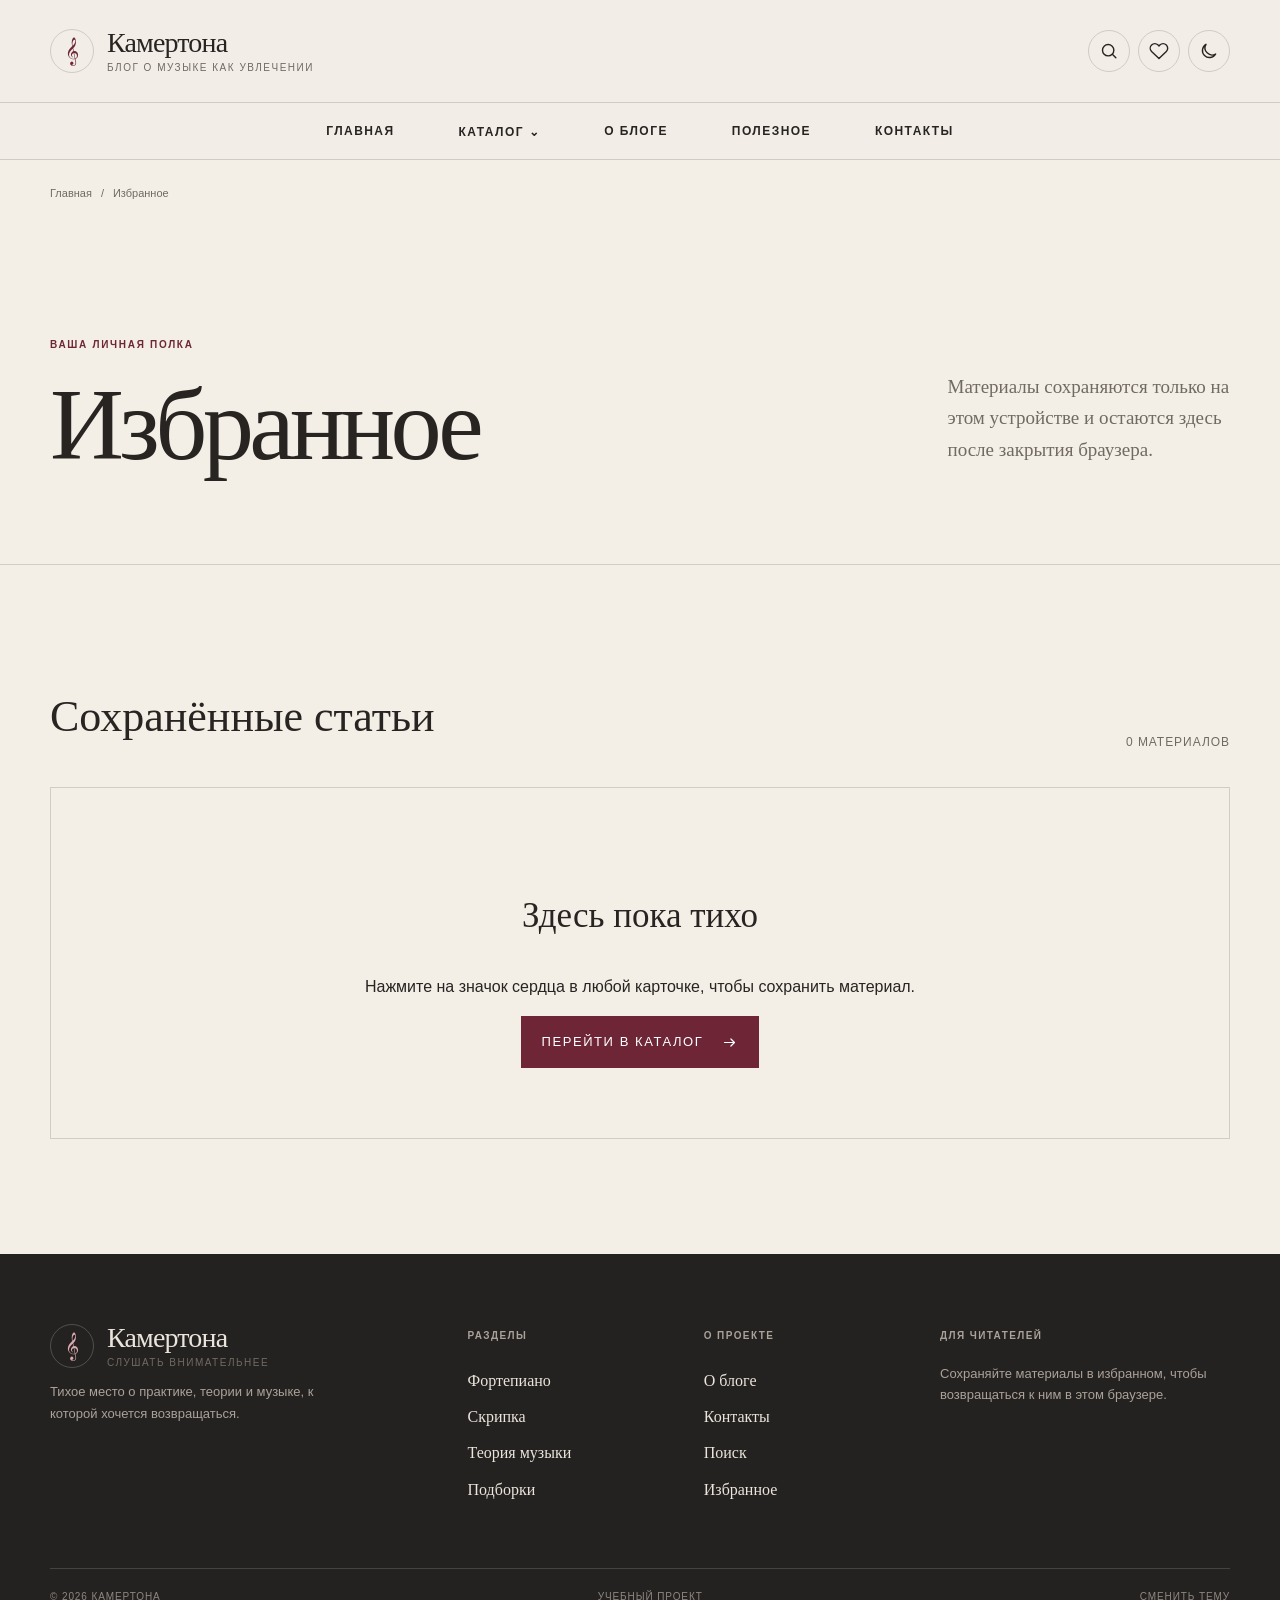
<file: favorites.html>
<!doctype html>
<html lang="ru">
  <head>
    <meta charset="UTF-8" />
    <meta name="viewport" content="width=device-width, initial-scale=1.0" />
    <title>Избранные материалы — Камертона</title>
    <meta
      name="description"
      content="Сохранённые вами публикации музыкального блога Камертона. Список хранится локально в браузере."
    />
    <meta name="robots" content="noindex, follow" />
    <link rel="icon" href="images/theory.svg" type="image/svg+xml" />
    <link rel="stylesheet" href="css/style.css?v=seo-qa" />
    <script src="js/data.js?v=seo-qa" defer></script>
    <script src="js/script.js?v=seo-qa" defer></script>
    <script src="js/metrika.js" defer></script>
  </head>
  <body data-page="favorites">
  <noscript><div><img src="https://mc.yandex.ru/watch/113590816" style="position:absolute; left:-9999px;" alt="" /></div></noscript>
    <div data-site-header></div>
    <main id="main">
      <nav class="breadcrumbs container" aria-label="Хлебные крошки">
        <a href="./">Главная</a>
        <span>/</span>
        <span aria-current="page">Избранное</span>
      </nav>
      <header class="page-hero">
        <div class="container page-hero-inner">
          <div>
            <span class="eyebrow">Ваша личная полка</span>
            <h1>Избранное</h1>
          </div>
          <p>
            Материалы сохраняются только на этом устройстве и остаются здесь после закрытия
            браузера.
          </p>
        </div>
      </header>
      <section class="section container">
        <div class="catalog-head">
          <h2>Сохранённые статьи</h2>
          <span class="catalog-count" data-favorites-count></span>
        </div>
        <h2 class="sr-only">Сохранённые материалы</h2>
        <div class="card-grid" data-favorites-grid></div>
        <div class="empty-state" data-favorites-empty>
          <h2>Здесь пока тихо</h2>
          <p>Нажмите на значок сердца в любой карточке, чтобы сохранить материал.</p>
          <a class="primary-link" href="catalog.html">
            Перейти в каталог
            <svg viewBox="0 0 24 24" aria-hidden="true">
              <path d="M5 12h14M14 7l5 5-5 5"></path>
            </svg>
          </a>
        </div>
      </section>
    </main>
    <div data-site-footer></div>
  </body>
</html>
</file>
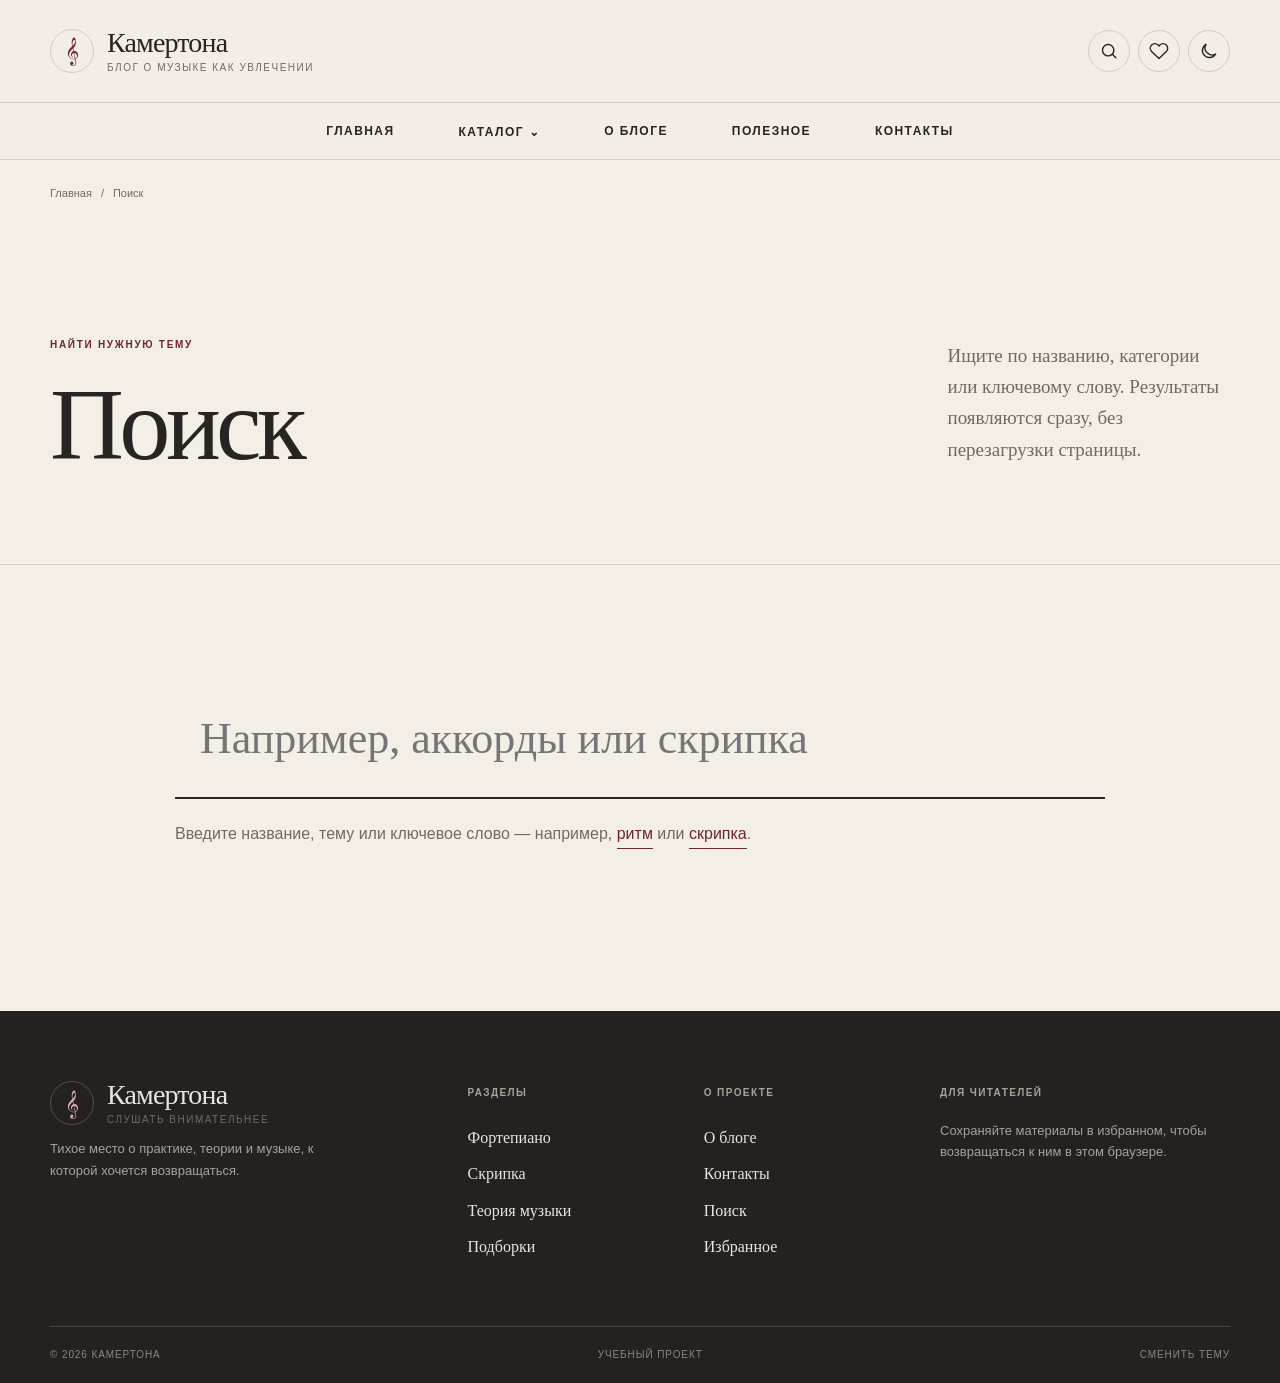
<file: search.html>
<!doctype html>
<html lang="ru">
  <head>
    <meta charset="UTF-8" />
    <meta name="viewport" content="width=device-width, initial-scale=1.0" />
    <title>Поиск по блогу — Камертона</title>
    <meta
      name="description"
      content="Поиск статей Камертоны по названию, музыкальному инструменту, категории и ключевым словам."
    />
    <meta name="robots" content="noindex, follow" />
    <link rel="icon" href="images/theory.svg" type="image/svg+xml" />
    <link rel="stylesheet" href="css/style.css?v=seo-qa" />
    <script src="js/data.js?v=seo-qa" defer></script>
    <script src="js/script.js?v=seo-qa" defer></script>
    <script src="js/metrika.js" defer></script>
  </head>
  <body data-page="search">
  <noscript><div><img src="https://mc.yandex.ru/watch/113590816" style="position:absolute; left:-9999px;" alt="" /></div></noscript>
    <div data-site-header></div>
    <main id="main">
      <nav class="breadcrumbs container" aria-label="Хлебные крошки">
        <a href="./">Главная</a>
        <span>/</span>
        <span aria-current="page">Поиск</span>
      </nav>
      <header class="page-hero">
        <div class="container page-hero-inner">
          <div>
            <span class="eyebrow">Найти нужную тему</span>
            <h1>Поиск</h1>
          </div>
          <p>
            Ищите по названию, категории или ключевому слову. Результаты появляются сразу, без
            перезагрузки страницы.
          </p>
        </div>
      </header>
      <section class="section container">
        <div class="search-panel">
          <label class="sr-only" for="site-search">Поиск по публикациям</label>
          <div class="search-field">
            <input
              id="site-search"
              type="search"
              autocomplete="off"
              placeholder="Например, аккорды или скрипка"
              data-search-input
            />
            <button
              class="search-clear"
              type="button"
              data-search-clear
              aria-label="Очистить поиск"
              hidden
            >
              ×
            </button>
          </div>
          <p class="search-status" data-search-status aria-live="polite"></p>
        </div>
        <h2 class="sr-only">Результаты поиска</h2>
        <div class="card-grid" data-search-results></div>
      </section>
    </main>
    <div data-site-footer></div>
  </body>
</html>
</file>
<file: css/style.css>
:root {
  --paper: #f3efe7;
  --paper-soft: #eae3d8;
  --surface: #fbf8f2;
  --ink: #282421;
  --muted: #716a63;
  --wine: #6e2636;
  --wine-deep: #511824;
  --on-wine: #fff;
  --visited: #57436f;
  --sage: #69715f;
  --line: rgba(40, 36, 33, 0.17);
  --shadow: 0 18px 50px rgba(58, 44, 37, 0.12);
  --serif: Georgia, "Times New Roman", serif;
  --sans: Inter, "Segoe UI", Arial, sans-serif;
  --container: 1180px;
  --transition: 220ms cubic-bezier(0.2, 0.7, 0.2, 1);
}

:root[data-theme="dark"] {
  --paper: #1d1b1a;
  --paper-soft: #292522;
  --surface: #24211f;
  --ink: #eee8df;
  --muted: #b9b0a6;
  --wine: #c4818f;
  --wine-deep: #d99cab;
  --on-wine: #1d1b1a;
  --visited: #ccb2e9;
  --sage: #a7b096;
  --line: rgba(238, 232, 223, 0.17);
  --shadow: 0 18px 50px rgba(0, 0, 0, 0.28);
}

* {
  box-sizing: border-box;
}
html {
  scroll-behavior: smooth;
}
body {
  margin: 0;
  color: var(--ink);
  background: var(--paper);
  font-family: var(--sans);
  font-size: 16px;
  line-height: 1.65;
  transition:
    background var(--transition),
    color var(--transition);
}
body.menu-open {
  overflow: hidden;
}
img {
  display: block;
  width: 100%;
  height: auto;
}
a {
  color: inherit;
  text-decoration: none;
}
.card-body h3 a:visited,
.featured-copy h3 a:visited,
.article-navigation a:visited {
  color: var(--visited);
}
button,
input,
textarea,
select {
  font: inherit;
}
button {
  color: inherit;
}
svg {
  width: 20px;
  fill: none;
  stroke: currentColor;
  stroke-width: 1.7;
  stroke-linecap: round;
  stroke-linejoin: round;
}
::selection {
  color: var(--on-wine);
  background: var(--wine);
}
.container {
  width: min(calc(100% - 48px), var(--container));
  margin-inline: auto;
}
.container-wide {
  width: min(calc(100% - 32px), 1380px);
  margin-inline: auto;
}
.sr-only {
  position: absolute;
  width: 1px;
  height: 1px;
  overflow: hidden;
  clip: rect(0, 0, 0, 0);
  white-space: nowrap;
}
.skip-link {
  position: fixed;
  z-index: 1000;
  top: 10px;
  left: 10px;
  padding: 9px 14px;
  color: var(--on-wine);
  background: var(--wine);
  transform: translateY(-150%);
}
.skip-link:focus {
  transform: translateY(0);
}

/* Reserve the header space until the shared navigation has rendered. */
[data-site-header] {
  min-height: 160px;
}
.site-header {
  position: relative;
  z-index: 50;
  border-bottom: 1px solid var(--line);
  background: color-mix(in srgb, var(--paper) 94%, transparent);
}
.header-top {
  min-height: 102px;
  display: flex;
  align-items: center;
  justify-content: space-between;
}
.brand {
  display: inline-flex;
  gap: 13px;
  align-items: center;
}
.brand-mark {
  width: 44px;
  height: 44px;
  display: grid;
  place-items: center;
  border: 1px solid var(--line);
  border-radius: 50%;
  color: var(--wine);
  font-size: 24px;
}
.brand strong {
  display: block;
  font-family: var(--serif);
  font-size: 28px;
  font-weight: 500;
  line-height: 1;
  letter-spacing: -0.03em;
}
.brand small {
  display: block;
  margin-top: 6px;
  color: var(--muted);
  font-size: 10px;
  letter-spacing: 0.15em;
  line-height: 1;
  text-transform: uppercase;
}
.header-actions {
  display: flex;
  gap: 8px;
  align-items: center;
}
.icon-button,
.menu-toggle {
  width: 42px;
  height: 42px;
  position: relative;
  display: grid;
  place-items: center;
  border: 1px solid var(--line);
  border-radius: 50%;
  background: transparent;
  cursor: pointer;
  transition:
    color var(--transition),
    border-color var(--transition),
    background var(--transition);
}
.icon-button:hover,
.menu-toggle:hover {
  border-color: var(--wine);
  color: var(--wine);
  background: var(--surface);
}
.favorite-count {
  position: absolute;
  top: -4px;
  right: -3px;
  min-width: 18px;
  height: 18px;
  padding-inline: 4px;
  display: grid;
  place-items: center;
  color: var(--on-wine);
  background: var(--wine);
  border-radius: 9px;
  font-size: 10px;
}
.favorite-count[hidden] {
  display: none;
}
.menu-toggle {
  display: none;
  gap: 4px;
  align-content: center;
}
.menu-toggle span {
  width: 17px;
  height: 1px;
  background: currentColor;
  transition: var(--transition);
}
.main-nav {
  border-top: 1px solid var(--line);
}
.nav-inner {
  min-height: 56px;
  display: flex;
  justify-content: center;
  gap: clamp(28px, 5vw, 68px);
  align-items: center;
}
.nav-inner > a,
.nav-group > a {
  position: relative;
  padding: 17px 0 15px;
  font-size: 12px;
  font-weight: 600;
  letter-spacing: 0.12em;
  text-transform: uppercase;
}
.nav-inner > a::after,
.nav-group > a::after {
  content: "";
  position: absolute;
  right: 0;
  bottom: 9px;
  left: 0;
  height: 1px;
  background: var(--wine);
  transform: scaleX(0);
  transition: transform var(--transition);
}
.nav-inner > a:hover::after,
.nav-inner > a.is-active::after,
.nav-group > a:hover::after,
.nav-group > a.is-active::after {
  transform: scaleX(1);
}
.nav-group {
  position: relative;
}
.nav-inner > .mobile-favorites {
  display: none;
}
.mega-menu {
  position: absolute;
  top: calc(100% + 1px);
  left: 50%;
  width: min(760px, 85vw);
  padding: 28px;
  display: grid;
  grid-template-columns: 1fr 1fr 1.35fr;
  gap: 32px;
  border: 1px solid var(--line);
  background: var(--surface);
  box-shadow: var(--shadow);
  opacity: 0;
  visibility: hidden;
  transform: translate(-50%, 10px);
  transition: var(--transition);
}
.nav-group:hover .mega-menu,
.nav-group:focus-within .mega-menu {
  opacity: 1;
  visibility: visible;
  transform: translate(-50%, 0);
}
.mega-menu strong,
.mega-menu a {
  display: block;
}
.mega-menu strong {
  margin-bottom: 12px;
  color: var(--muted);
  font-size: 10px;
  letter-spacing: 0.15em;
  text-transform: uppercase;
}
.mega-menu a {
  padding: 5px 0;
  font-family: var(--serif);
  font-size: 17px;
}
.mega-menu a:hover {
  color: var(--wine);
}
.menu-note {
  padding: 18px;
  background: var(--paper-soft);
}
.menu-note span {
  color: var(--wine);
  font-size: 10px;
  letter-spacing: 0.15em;
  text-transform: uppercase;
}
.menu-note b {
  display: block;
  margin: 8px 0 10px;
  font-family: var(--serif);
  font-size: 20px;
  font-weight: 500;
  line-height: 1.25;
}
.menu-note a {
  display: inline-flex;
  align-items: center;
  gap: 8px;
  font-family: var(--sans);
  font-size: 11px;
  letter-spacing: 0.08em;
  text-transform: uppercase;
}
.menu-note svg {
  width: 17px;
}

.hero {
  position: relative;
  min-height: 650px;
  display: grid;
  overflow: hidden;
  border-bottom: 1px solid var(--line);
}
.hero::before {
  content: "";
  position: absolute;
  inset: 0 0 0 53%;
  background: var(--wine);
}
.hero-inner {
  display: grid;
  grid-template-columns: 1.15fr 0.85fr;
  align-items: stretch;
}
.hero-copy {
  position: relative;
  z-index: 2;
  padding: clamp(80px, 10vw, 140px) 8vw 90px 0;
  align-self: center;
}
.issue-label {
  display: flex;
  gap: 14px;
  align-items: center;
  margin-bottom: 32px;
  color: var(--wine);
  font-size: 16px;
  font-weight: 700;
  letter-spacing: 0.08em;
  text-transform: uppercase;
}
.issue-label::before {
  content: "";
  width: 34px;
  height: 1px;
  background: currentColor;
}
.hero h1,
.page-hero h1,
.article-hero h1 {
  margin: 0;
  font-family: var(--serif);
  font-weight: 400;
  letter-spacing: -0.045em;
  line-height: 0.98;
}
.hero h1 {
  max-width: 750px;
  font-size: clamp(62px, 7.6vw, 116px);
}
.hero h1 em {
  color: var(--wine);
  font-weight: inherit;
}
.hero-copy > p {
  max-width: 560px;
  margin: 30px 0;
  color: var(--muted);
  font-family: var(--serif);
  font-size: clamp(18px, 2vw, 23px);
  line-height: 1.5;
}
.primary-link {
  display: inline-flex;
  gap: 18px;
  align-items: center;
  padding: 14px 20px;
  color: var(--on-wine);
  background: var(--wine);
  border: 1px solid var(--wine);
  font-size: 13px;
  letter-spacing: 0.12em;
  text-transform: uppercase;
  transition: var(--transition);
}
.primary-link:hover {
  color: var(--wine);
  background: transparent;
}
.primary-link svg {
  width: 17px;
}
.hero-visual {
  position: relative;
  z-index: 1;
  min-height: 650px;
  display: flex;
  align-items: center;
}
.hero-visual img {
  width: calc(100% + 80px);
  max-width: none;
  aspect-ratio: 0.85;
  object-fit: cover;
  box-shadow: var(--shadow);
  transform: translateX(-40px);
}
.hero-caption {
  position: absolute;
  right: 24px;
  bottom: 24px;
  writing-mode: vertical-rl;
  color: rgba(255, 255, 255, 0.75);
  font-size: 9px;
  letter-spacing: 0.18em;
  text-transform: uppercase;
}

.intro-strip {
  padding: 28px 0;
  border-bottom: 1px solid var(--line);
}
.intro-strip .container {
  display: grid;
  grid-template-columns: 1fr 2fr 1fr;
  gap: 40px;
  align-items: center;
}
.intro-strip span {
  color: var(--muted);
  font-size: 10px;
  letter-spacing: 0.16em;
  text-transform: uppercase;
}
.intro-strip p {
  margin: 0;
  font-family: var(--serif);
  font-size: 18px;
  text-align: center;
}
.intro-strip a {
  justify-self: end;
  color: var(--wine);
  font-size: 11px;
  font-weight: 600;
  letter-spacing: 0.1em;
  text-transform: uppercase;
}

.section {
  padding-block: clamp(70px, 9vw, 120px);
}
.section + .section {
  border-top: 1px solid var(--line);
}
.section-tinted {
  background: var(--paper-soft);
}
.section-dark {
  color: #f3ede4;
  background: #2b2926;
}
.section-heading {
  margin-bottom: 42px;
  display: flex;
  justify-content: space-between;
  gap: 24px;
  align-items: end;
}
.section-heading h2 {
  margin: 5px 0 0;
  font-family: var(--serif);
  font-size: clamp(38px, 5vw, 66px);
  font-weight: 400;
  letter-spacing: -0.035em;
  line-height: 1.05;
}
.eyebrow {
  color: var(--wine);
  font-size: 10px;
  font-weight: 600;
  letter-spacing: 0.17em;
  text-transform: uppercase;
}
.section-dark .eyebrow {
  color: #dcaab3;
}
.arrow-link {
  display: inline-flex;
  gap: 10px;
  align-items: center;
  padding-bottom: 4px;
  border-bottom: 1px solid currentColor;
  font-size: 11px;
  font-weight: 600;
  letter-spacing: 0.1em;
  text-transform: uppercase;
}
.arrow-link svg {
  width: 17px;
  transition: transform var(--transition);
}
.arrow-link:hover svg {
  transform: translateX(4px);
}

.featured-story {
  display: grid;
  grid-template-columns: 1.25fr 0.75fr;
  min-height: 570px;
  background: var(--surface);
  box-shadow: var(--shadow);
}
.featured-image {
  overflow: hidden;
}
.featured-image img {
  height: 100%;
  object-fit: cover;
  transition: transform 700ms cubic-bezier(0.2, 0.7, 0.2, 1);
}
.featured-image:hover img {
  transform: scale(1.025);
}
.featured-copy {
  padding: clamp(40px, 6vw, 78px);
  align-self: center;
}
.featured-copy h3 {
  margin: 18px 0 22px;
  font-family: var(--serif);
  font-size: clamp(38px, 4vw, 58px);
  font-weight: 400;
  letter-spacing: -0.035em;
  line-height: 1.05;
}
.featured-copy h3 a:hover {
  color: var(--wine);
}
.featured-copy p {
  color: var(--muted);
}
.story-meta {
  margin: 27px 0;
  display: flex;
  gap: 18px;
  color: var(--muted);
  font-size: 11px;
  text-transform: uppercase;
  letter-spacing: 0.08em;
}

.card-grid {
  display: grid;
  grid-template-columns: repeat(3, 1fr);
  gap: 34px 24px;
}
.card-grid.four-columns {
  grid-template-columns: repeat(4, 1fr);
}
.article-card {
  min-width: 0;
  display: flex;
  flex-direction: column;
}
.card-image {
  position: relative;
  display: block;
  overflow: hidden;
  background: var(--paper-soft);
}
.card-image::after {
  content: "";
  position: absolute;
  inset: 0;
  border: 1px solid transparent;
  transition: border-color var(--transition);
}
.card-image img {
  aspect-ratio: 1.25;
  object-fit: cover;
  transition:
    transform 600ms cubic-bezier(0.2, 0.7, 0.2, 1),
    filter var(--transition);
}
.article-card:hover .card-image img {
  transform: scale(1.035);
  filter: saturate(0.9);
}
.article-card:hover .card-image::after {
  border-color: color-mix(in srgb, var(--wine) 45%, transparent);
}
.image-number {
  position: absolute;
  right: 12px;
  bottom: 10px;
  padding: 1px 8px;
  color: #fff;
  background: #282421;
  font-family: var(--serif);
  font-size: 20px;
  line-height: 1.3;
}
.card-body {
  flex: 1;
  padding-top: 18px;
  display: flex;
  flex-direction: column;
}
.card-meta {
  display: flex;
  justify-content: space-between;
  gap: 12px;
  color: var(--muted);
  font-size: 9px;
  letter-spacing: 0.13em;
  text-transform: uppercase;
}
.card-meta a {
  color: var(--wine);
  font-weight: 700;
}
.card-body h3 {
  margin: 10px 0;
  font-family: var(--serif);
  font-size: clamp(23px, 2.1vw, 31px);
  font-weight: 400;
  letter-spacing: -0.025em;
  line-height: 1.15;
}
.card-body h3 a {
  transition: color var(--transition);
}
.card-body h3 a:hover {
  color: var(--wine);
}
.card-body p {
  margin: 0 0 16px;
  color: var(--muted);
  font-size: 14px;
}
.card-footer {
  margin-top: auto;
  padding-top: 14px;
  display: flex;
  justify-content: space-between;
  align-items: center;
  border-top: 1px solid var(--line);
  color: var(--muted);
  font-size: 10px;
  letter-spacing: 0.06em;
  text-transform: uppercase;
}
.favorite-button {
  width: 34px;
  height: 34px;
  display: grid;
  place-items: center;
  border: 0;
  background: transparent;
  cursor: pointer;
}
.favorite-button svg {
  width: 18px;
  transition: var(--transition);
}
.favorite-button:hover,
.favorite-button.is-active {
  color: var(--wine);
}
.favorite-button.is-active svg,
.save-text.is-active svg {
  fill: currentColor;
}
.article-card.card--compact {
  display: grid;
  grid-template-columns: 120px 1fr;
  gap: 18px;
  padding-block: 17px;
  border-top: 1px solid var(--line);
}
.article-card.card--compact .card-image img {
  height: 100%;
  min-height: 105px;
  aspect-ratio: 1;
}
.article-card.card--compact .card-body {
  padding: 0;
}
.article-card.card--compact h3 {
  font-size: 22px;
}
.latest-grid {
  display: grid;
  grid-template-columns: 1fr 1fr;
  gap: 0 40px;
}

.editorial-pair {
  display: grid;
  grid-template-columns: 0.9fr 1.1fr;
  gap: clamp(50px, 9vw, 130px);
  align-items: center;
}
.editorial-pair.reverse {
  grid-template-columns: 1.1fr 0.9fr;
}
.editorial-pair.reverse .editorial-image {
  order: 2;
}
.editorial-image {
  position: relative;
}
.editorial-image img {
  aspect-ratio: 0.92;
  object-fit: cover;
}
.editorial-image::before {
  content: "";
  position: absolute;
  z-index: -1;
  width: 55%;
  height: 62%;
  top: -24px;
  left: -24px;
  border: 1px solid var(--wine);
}
.editorial-copy h2 {
  margin: 13px 0 22px;
  font-family: var(--serif);
  font-size: clamp(42px, 5vw, 68px);
  font-weight: 400;
  line-height: 1.02;
  letter-spacing: -0.035em;
}
.editorial-copy > p {
  max-width: 530px;
  color: var(--muted);
  font-family: var(--serif);
  font-size: 19px;
}
.editorial-links {
  margin: 30px 0;
  border-top: 1px solid var(--line);
}
.editorial-links a {
  padding: 14px 0;
  display: flex;
  justify-content: space-between;
  border-bottom: 1px solid var(--line);
  font-family: var(--serif);
  font-size: 18px;
}
.editorial-links a::after {
  content: "→";
  color: var(--wine);
  transition: transform var(--transition);
}
.editorial-links a:hover::after {
  transform: translateX(5px);
}

.collection-grid {
  display: grid;
  grid-template-columns: 1.25fr 0.75fr 0.75fr;
  gap: 20px;
}
.section-dark .card-meta,
.section-dark .card-body p,
.section-dark .card-footer {
  color: #bdb5ab;
}
.section-dark .card-footer,
.section-dark .article-card.card--compact {
  border-color: rgba(255, 255, 255, 0.17);
}

.about-band {
  padding: clamp(70px, 9vw, 120px) 0;
  background: var(--wine);
  color: var(--on-wine);
}
.about-band .container {
  display: grid;
  grid-template-columns: 1fr 1.7fr;
  gap: 60px;
  align-items: center;
}
.about-band h2 {
  margin: 0;
  font-family: var(--serif);
  font-size: clamp(50px, 7vw, 90px);
  font-weight: 400;
  line-height: 0.95;
  overflow-wrap: anywhere;
}
.about-band p {
  max-width: 650px;
  font-family: var(--serif);
  font-size: 21px;
}
.about-band .arrow-link {
  margin-top: 16px;
}

.page-hero {
  padding: clamp(70px, 10vw, 130px) 0 clamp(55px, 7vw, 90px);
  border-bottom: 1px solid var(--line);
}
.page-hero-inner {
  display: grid;
  grid-template-columns: 1.5fr 0.5fr;
  gap: 50px;
  align-items: end;
}
.page-hero h1 {
  max-width: 880px;
  margin-top: 18px;
  font-size: clamp(58px, 8vw, 110px);
}
.page-hero p {
  max-width: 580px;
  margin: 0 0 10px;
  color: var(--muted);
  font-family: var(--serif);
  font-size: 19px;
}
.breadcrumbs {
  padding-top: 24px;
  display: flex;
  gap: 9px;
  align-items: center;
  overflow: hidden;
  color: var(--muted);
  font-size: 11px;
  white-space: nowrap;
}
.breadcrumbs a:hover {
  color: var(--wine);
}
.breadcrumbs span:last-child {
  overflow: hidden;
  text-overflow: ellipsis;
}
.filter-bar {
  position: sticky;
  z-index: 20;
  top: 0;
  padding: 16px 0;
  border-bottom: 1px solid var(--line);
  background: color-mix(in srgb, var(--paper) 94%, transparent);
  backdrop-filter: blur(12px);
}
.filters {
  display: flex;
  gap: 8px;
  overflow-x: auto;
  scrollbar-width: none;
}
.filters::-webkit-scrollbar {
  display: none;
}
.filter-button {
  flex: 0 0 auto;
  padding: 9px 16px;
  border: 1px solid var(--line);
  border-radius: 40px;
  background: transparent;
  cursor: pointer;
  font-size: 13px;
  letter-spacing: 0.07em;
  transition: var(--transition);
}
.filter-button:hover,
.filter-button.is-active {
  color: var(--on-wine);
  border-color: var(--wine);
  background: var(--wine);
}
.catalog-head {
  margin-bottom: 34px;
  display: flex;
  justify-content: space-between;
  align-items: end;
}
.catalog-head h2 {
  margin: 0;
  font-family: var(--serif);
  font-size: 44px;
  font-weight: 400;
}
.catalog-count {
  color: var(--muted);
  font-size: 12px;
  letter-spacing: 0.08em;
  text-transform: uppercase;
}
.empty-state {
  padding: 70px 24px;
  border: 1px solid var(--line);
  text-align: center;
}
.empty-state h2 {
  font-family: var(--serif);
  font-size: 35px;
  font-weight: 400;
}

.search-panel {
  max-width: 930px;
  margin: 0 auto;
}
.search-field {
  position: relative;
}
.search-field input {
  width: 100%;
  padding: 22px 64px 22px 25px;
  border: 0;
  border-bottom: 2px solid var(--ink);
  color: var(--ink);
  background: transparent;
  font-family: var(--serif);
  font-size: clamp(27px, 4vw, 44px);
  outline: none;
}
.search-field input:focus {
  border-color: var(--wine);
  box-shadow: 0 2px var(--wine);
}
.search-clear {
  position: absolute;
  top: 50%;
  right: 10px;
  width: 42px;
  height: 42px;
  border: 0;
  background: transparent;
  transform: translateY(-50%);
  cursor: pointer;
  font-size: 28px;
}
.search-status {
  min-height: 30px;
  margin: 22px 0 45px;
  color: var(--muted);
}
.search-status button {
  padding: 0;
  border: 0;
  border-bottom: 1px solid;
  color: var(--wine);
  background: transparent;
  cursor: pointer;
}

.article-hero {
  max-width: 1030px;
  padding: 80px 0 55px;
  text-align: center;
}
.article-hero h1 {
  margin: 18px auto 24px;
  font-size: clamp(48px, 7.5vw, 94px);
}
.article-deck {
  max-width: 760px;
  margin: 0 auto;
  color: var(--muted);
  font-family: var(--serif);
  font-size: clamp(18px, 2.3vw, 24px);
}
.article-meta {
  margin-top: 32px;
  display: flex;
  gap: 24px;
  justify-content: center;
  align-items: center;
  color: var(--muted);
  font-size: 11px;
  letter-spacing: 0.08em;
  text-transform: uppercase;
}
.save-text {
  display: inline-flex;
  gap: 8px;
  align-items: center;
  padding: 8px 12px;
  border: 1px solid var(--line);
  background: transparent;
  cursor: pointer;
}
.save-text svg {
  width: 16px;
}
.save-text:hover,
.save-text.is-active {
  color: var(--wine);
  border-color: var(--wine);
}
.article-cover img {
  max-height: 760px;
  aspect-ratio: 1.85;
  object-fit: cover;
}
.article-cover figcaption {
  margin-top: 8px;
  color: var(--muted);
  font-size: 10px;
  text-align: right;
}
.article-layout {
  max-width: 1020px;
  padding: 80px 0 100px;
  display: grid;
  grid-template-columns: 210px 1fr;
  gap: 80px;
  align-items: start;
}
.article-aside {
  position: sticky;
  top: 30px;
  padding-top: 8px;
  border-top: 1px solid var(--ink);
}
.article-aside span {
  display: block;
  margin: 13px 0;
  color: var(--muted);
  font-size: 9px;
  font-weight: 700;
  letter-spacing: 0.14em;
  text-transform: uppercase;
}
.article-aside a {
  display: block;
  padding: 7px 0;
  color: var(--muted);
  font-family: var(--serif);
  font-size: 14px;
  line-height: 1.35;
}
.article-aside a:hover {
  color: var(--wine);
}
.article-content {
  max-width: 700px;
}
.article-content section {
  margin-bottom: 48px;
  scroll-margin-top: 35px;
}
.article-content h2 {
  margin: 0 0 22px;
  font-family: var(--serif);
  font-size: clamp(32px, 4vw, 48px);
  font-weight: 400;
  letter-spacing: -0.025em;
  line-height: 1.12;
}
.article-content p {
  margin: 0 0 20px;
  font-family: var(--serif);
  font-size: 19px;
  line-height: 1.82;
}
.article-content section > p {
  margin-bottom: 1.35em;
  text-indent: 1.75em;
}
.article-content ol {
  padding-inline-start: 1.5em;
  line-height: 1.7;
}
.article-content ol li + li {
  margin-block-start: 0.65em;
}
.catalog-links {
  grid-column: 1 / -1;
}
.catalog-links a {
  text-decoration: underline;
  text-underline-offset: 0.15em;
}
.article-content blockquote {
  margin: 42px 0;
  padding: 34px 0 34px 32px;
  border-left: 3px solid var(--wine);
  color: var(--wine);
  font-family: var(--serif);
  font-size: clamp(25px, 3vw, 34px);
  line-height: 1.3;
}
.tips-box {
  padding: 38px !important;
  background: var(--paper-soft);
}
.tips-box h2 {
  margin-top: 8px;
}
.tips-box ul {
  margin: 0;
  padding: 0;
  list-style: none;
  counter-reset: tips;
}
.tips-box li {
  padding: 12px 0;
  display: grid;
  grid-template-columns: 38px 1fr;
  gap: 10px;
  border-top: 1px solid var(--line);
  counter-increment: tips;
}
.tips-box li::before {
  content: "0" counter(tips);
  color: var(--wine);
  font-family: var(--serif);
}
.article-navigation {
  padding: 40px 0;
  display: grid;
  grid-template-columns: 1fr 1fr;
  gap: 30px;
  border-top: 1px solid var(--line);
  border-bottom: 1px solid var(--line);
}
.article-navigation a {
  padding: 10px 0;
}
.article-navigation a:last-child {
  text-align: right;
  border-left: 1px solid var(--line);
}
.article-navigation span {
  display: block;
  margin-bottom: 8px;
  color: var(--muted);
  font-size: 9px;
  letter-spacing: 0.12em;
  text-transform: uppercase;
}
.article-navigation strong {
  font-family: var(--serif);
  font-size: 20px;
  font-weight: 400;
}
.article-navigation a:hover strong {
  color: var(--wine);
}

.prose-grid {
  display: grid;
  grid-template-columns: 0.8fr 1.2fr;
  gap: clamp(50px, 9vw, 120px);
  align-items: start;
}
.portrait-card {
  position: sticky;
  top: 30px;
}
.portrait-card img {
  aspect-ratio: 0.85;
  object-fit: cover;
}
.portrait-card figcaption {
  padding: 15px 0;
  color: var(--muted);
  font-size: 11px;
}
.prose h2 {
  margin: 0 0 20px;
  font-family: var(--serif);
  font-size: clamp(35px, 4.5vw, 55px);
  font-weight: 400;
  line-height: 1.1;
}
.prose h3 {
  margin: 40px 0 10px;
  font-family: var(--serif);
  font-size: 25px;
  font-weight: 400;
}
.prose p {
  font-family: var(--serif);
  font-size: 18px;
}
.values-grid {
  display: grid;
  grid-template-columns: repeat(3, 1fr);
  gap: 25px;
  margin-top: 45px;
}
.value-card {
  padding: 30px;
  border: 1px solid var(--line);
}
.value-card span {
  color: var(--wine);
  font-family: var(--serif);
  font-size: 35px;
}
.value-card h3 {
  margin: 20px 0 8px;
  font-family: var(--serif);
  font-size: 25px;
  font-weight: 400;
}
.value-card p {
  margin: 0;
  color: var(--muted);
  font-size: 14px;
}

.contact-grid {
  display: grid;
  grid-template-columns: repeat(2, minmax(0, 1fr));
  gap: clamp(50px, 9vw, 120px);
}
.contact-details h2,
.contact-form h2 {
  margin: 0 0 20px;
  font-family: var(--serif);
  font-size: 40px;
  font-weight: 400;
}
.contact-details p {
  color: var(--muted);
}
.contact-cards {
  gap: clamp(20px, 4vw, 54px);
}
.contact-cards .contact-details,
.contact-resources {
  padding: clamp(18px, 4vw, 44px);
  border: 1px solid var(--line);
  border-top: 3px solid var(--wine);
  background: var(--surface);
}
.contact-cards h2,
.contact-resources h2 {
  font-size: clamp(27px, 4vw, 40px);
}
.contact-address {
  font-style: normal;
}
.contact-resources {
  margin-top: clamp(20px, 4vw, 54px);
}
.contact-list {
  margin: 24px 0 0;
  padding: 0;
  list-style: none;
}
.contact-list li {
  padding: 14px 0;
  display: grid;
  align-items: baseline;
  gap: 4px;
  border-top: 1px solid var(--line);
}
.contact-list span {
  color: var(--muted);
  font-size: 13px;
  text-transform: uppercase;
  letter-spacing: 0.08em;
}
.contact-list a {
  color: var(--wine);
  overflow-wrap: anywhere;
  text-decoration: underline;
  text-underline-offset: 0.2em;
}
.contact-list a:visited {
  color: var(--visited);
}
.contact-list .contact-author-link.is-visited {
  color: var(--visited);
  text-decoration-thickness: 2px;
}
.form-row {
  display: grid;
  grid-template-columns: 1fr 1fr;
  gap: 20px;
}
.form-field {
  margin-bottom: 20px;
}
.form-field label {
  display: block;
  margin-bottom: 7px;
  color: var(--muted);
  font-size: 10px;
  letter-spacing: 0.1em;
  text-transform: uppercase;
}
.form-field input,
.form-field textarea,
.form-field select {
  width: 100%;
  padding: 13px 0;
  border: 0;
  border-bottom: 1px solid var(--ink);
  border-radius: 0;
  color: var(--ink);
  background: transparent;
  outline: none;
}
.form-field textarea {
  min-height: 130px;
  resize: vertical;
}
.form-field input:focus,
.form-field textarea:focus,
.form-field select:focus {
  border-color: var(--wine);
}

.site-footer {
  padding-top: 70px;
  color: #eae4db;
  background: #242220;
}
.footer-grid {
  display: grid;
  grid-template-columns: 1.5fr 0.75fr 0.75fr 1.2fr;
  gap: 55px;
  padding-bottom: 60px;
}
.footer-brand .brand-mark {
  border-color: rgba(255, 255, 255, 0.2);
  color: #dcaab3;
}
.footer-grid > div:first-child p {
  max-width: 300px;
  color: #aaa199;
}
.footer-grid h2 {
  margin: 4px 0 18px;
  color: #aaa199;
  font-size: 10px;
  letter-spacing: 0.14em;
  text-transform: uppercase;
}
.footer-grid > div:not(:first-child) > a {
  display: block;
  padding: 5px 0;
  font-family: var(--serif);
}
.footer-grid a:hover {
  color: #dcaab3;
}
.footer-grid p {
  color: #aaa199;
  font-size: 13px;
}
.subscribe-form {
  display: flex;
  border-bottom: 1px solid rgba(255, 255, 255, 0.35);
}
.subscribe-form input {
  min-width: 0;
  flex: 1;
  padding: 11px 0;
  border: 0;
  color: #fff;
  background: transparent;
  outline: none;
}
.subscribe-form button {
  width: 38px;
  border: 0;
  color: #fff;
  background: transparent;
  cursor: pointer;
}
.footer-bottom {
  padding: 20px 0;
  display: flex;
  justify-content: space-between;
  border-top: 1px solid rgba(255, 255, 255, 0.15);
  color: #8f8780;
  font-size: 10px;
  letter-spacing: 0.09em;
  text-transform: uppercase;
}
.text-button {
  padding: 0;
  border: 0;
  color: inherit;
  background: transparent;
  cursor: pointer;
  text-transform: inherit;
  letter-spacing: inherit;
}
.text-button:hover {
  color: #fff;
}
.back-to-top {
  position: fixed;
  z-index: 45;
  right: 22px;
  bottom: 22px;
  width: 44px;
  height: 44px;
  border: 1px solid var(--line);
  border-radius: 50%;
  color: var(--ink);
  background: var(--surface);
  box-shadow: var(--shadow);
  opacity: 0;
  visibility: hidden;
  transform: translateY(10px);
  cursor: pointer;
  transition: var(--transition);
}
.back-to-top.is-visible {
  opacity: 1;
  visibility: visible;
  transform: translateY(0);
}
.toast {
  position: fixed;
  z-index: 100;
  right: 24px;
  bottom: 80px;
  max-width: min(360px, calc(100% - 48px));
  padding: 13px 18px;
  color: #fff;
  background: var(--wine);
  box-shadow: var(--shadow);
  opacity: 0;
  visibility: hidden;
  transform: translateY(12px);
  transition: var(--transition);
  font-size: 13px;
}
.toast.is-visible {
  opacity: 1;
  visibility: visible;
  transform: translateY(0);
}

@media (max-width: 1000px) {
  [data-site-header] {
    min-height: 103px;
  }
  .container {
    width: min(calc(100% - 36px), var(--container));
  }
  .menu-toggle {
    display: grid;
  }
  .main-nav {
    position: fixed;
    z-index: 60;
    inset: 102px 0 0;
    padding: 25px 18px;
    background: var(--paper);
    opacity: 0;
    visibility: hidden;
    transform: translateY(-10px);
    transition: var(--transition);
    overflow-y: auto;
  }
  .main-nav.is-open {
    opacity: 1;
    visibility: visible;
    transform: none;
  }
  .nav-inner {
    width: 100%;
    display: block;
  }
  .nav-inner > .mobile-favorites {
    display: flex;
  }
  .nav-chevron {
    display: none;
  }
  .filters {
    flex-wrap: wrap;
  }
  .filter-bar {
    position: static;
  }
  .nav-inner > a,
  .nav-group > a {
    display: flex;
    justify-content: space-between;
    padding: 17px 5px;
    border-bottom: 1px solid var(--line);
    font-family: var(--serif);
    font-size: 27px;
    font-weight: 400;
    letter-spacing: -0.02em;
    text-transform: none;
  }
  .nav-inner > a::after,
  .nav-group > a::after {
    display: none;
  }
  .mega-menu {
    position: static;
    width: 100%;
    padding: 20px 5px;
    display: grid;
    opacity: 1;
    visibility: visible;
    transform: none;
    box-shadow: none;
    border: 0;
    border-bottom: 1px solid var(--line);
    background: transparent;
  }
  .menu-note {
    display: none;
  }
  .hero::before {
    display: none;
  }
  .hero-inner {
    grid-template-columns: 1fr;
  }
  .hero-copy {
    padding: 80px 0 50px;
  }
  .hero-visual {
    min-height: auto;
    padding: 0 0 60px;
  }
  .hero-visual::before {
    content: "";
    position: absolute;
    z-index: -1;
    inset: -24px calc((100% - 100vw) / 2) 0;
    background: var(--wine);
  }
  .hero-visual img {
    width: 85%;
    max-height: 570px;
    aspect-ratio: 1.2;
    transform: none;
  }
  .card-grid.four-columns {
    grid-template-columns: repeat(2, 1fr);
  }
  .featured-story {
    grid-template-columns: 1fr;
  }
  .featured-image img {
    max-height: 550px;
    aspect-ratio: 1.4;
  }
  :where(body:not([data-page="contacts"])) .page-hero-inner {
    grid-template-columns: minmax(0, 1.2fr) minmax(0, 0.8fr);
    gap: 32px;
  }
  .footer-grid {
    grid-template-columns: 1.2fr 0.8fr 0.8fr;
  }
  .footer-grid > div:last-child {
    grid-column: 1 / -1;
  }
}

@media (max-width: 760px) {
  [data-site-header] {
    min-height: 83px;
  }
  .container {
    width: min(calc(100% - 28px), var(--container));
  }
  .header-top {
    min-height: 82px;
  }
  .brand strong {
    font-size: 23px;
  }
  .brand small {
    display: none;
  }
  .brand-mark {
    width: 38px;
    height: 38px;
  }
  .main-nav {
    inset: 82px 0 0;
  }
  .header-actions {
    gap: 5px;
  }
  .icon-button,
  .menu-toggle {
    width: 38px;
    height: 38px;
  }
  .hero-copy {
    padding-top: 65px;
  }
  .hero h1 {
    font-size: clamp(55px, 17vw, 85px);
  }
  .hero-visual img {
    width: 92%;
  }
  .intro-strip .container {
    grid-template-columns: 1fr;
    gap: 8px;
    text-align: center;
  }
  .intro-strip a {
    justify-self: center;
  }
  .section {
    padding-block: 65px;
  }
  .section-heading {
    margin-bottom: 30px;
    align-items: start;
    flex-direction: column;
  }
  .card-grid,
  .card-grid.four-columns,
  .collection-grid {
    grid-template-columns: 1fr;
    gap: 35px;
  }
  .latest-grid {
    grid-template-columns: 1fr;
  }
  .featured-copy {
    padding: 35px 24px 42px;
  }
  .featured-copy h3 {
    font-size: 39px;
  }
  .editorial-pair,
  .editorial-pair.reverse {
    grid-template-columns: 1fr;
    gap: 40px;
  }
  .editorial-pair.reverse .editorial-image {
    order: 0;
  }
  .editorial-image img {
    aspect-ratio: 1.25;
  }
  .about-band .container {
    grid-template-columns: minmax(0, 1fr);
    gap: 25px;
  }
  .page-hero-inner {
    grid-template-columns: 1fr;
    gap: 25px;
  }
  .page-hero h1 {
    font-size: clamp(41px, 13vw, 78px);
  }
  .catalog-head {
    align-items: start;
    flex-direction: column;
    gap: 8px;
  }
  .article-hero {
    padding-top: 55px;
  }
  .article-hero h1 {
    font-size: clamp(45px, 13vw, 70px);
    overflow-wrap: anywhere;
  }
  .article-meta {
    flex-wrap: wrap;
    gap: 12px 18px;
  }
  .article-cover {
    width: 100%;
  }
  .article-cover img {
    aspect-ratio: 1.1;
  }
  .article-layout {
    grid-template-columns: 1fr;
    gap: 30px;
    padding-top: 50px;
  }
  .article-aside {
    position: static;
    display: none;
  }
  .article-content p {
    font-size: 18px;
  }
  .article-navigation {
    grid-template-columns: 1fr;
  }
  .article-navigation a:last-child {
    padding-top: 25px;
    border-top: 1px solid var(--line);
    border-left: 0;
    text-align: left;
  }
  .prose-grid,
  .contact-grid {
    grid-template-columns: 1fr;
  }
  .portrait-card {
    position: static;
  }
  .values-grid {
    grid-template-columns: 1fr;
  }
  .form-row {
    grid-template-columns: 1fr;
    gap: 0;
  }
  .footer-grid {
    grid-template-columns: 1fr 1fr;
    gap: 35px 20px;
  }
  .footer-grid > div:first-child,
  .footer-grid > div:last-child {
    grid-column: 1 / -1;
  }
  .footer-bottom {
    align-items: start;
    flex-direction: column;
    gap: 8px;
  }
}

@media (max-width: 460px) {
  .about-band h2 {
    font-size: clamp(35px, 12vw, 50px);
  }
  .brand {
    gap: 8px;
  }
  .brand strong {
    font-size: 20px;
  }
  .brand-mark {
    display: none;
  }
  .header-actions .favorites-link {
    display: none;
  }
  .mega-menu {
    grid-template-columns: 1fr;
    gap: 18px;
  }
  .hero h1 {
    font-size: 52px;
  }
  .hero-copy > p {
    font-size: 18px;
  }
  .article-card.card--compact {
    grid-template-columns: 94px 1fr;
    gap: 13px;
  }
  .article-card.card--compact h3 {
    font-size: 19px;
  }
  .tips-box {
    padding: 25px !important;
  }
}

@media (prefers-reduced-motion: reduce) {
  *,
  *::before,
  *::after {
    scroll-behavior: auto !important;
    animation-duration: 0.01ms !important;
    transition-duration: 0.01ms !important;
  }
}
</file>
